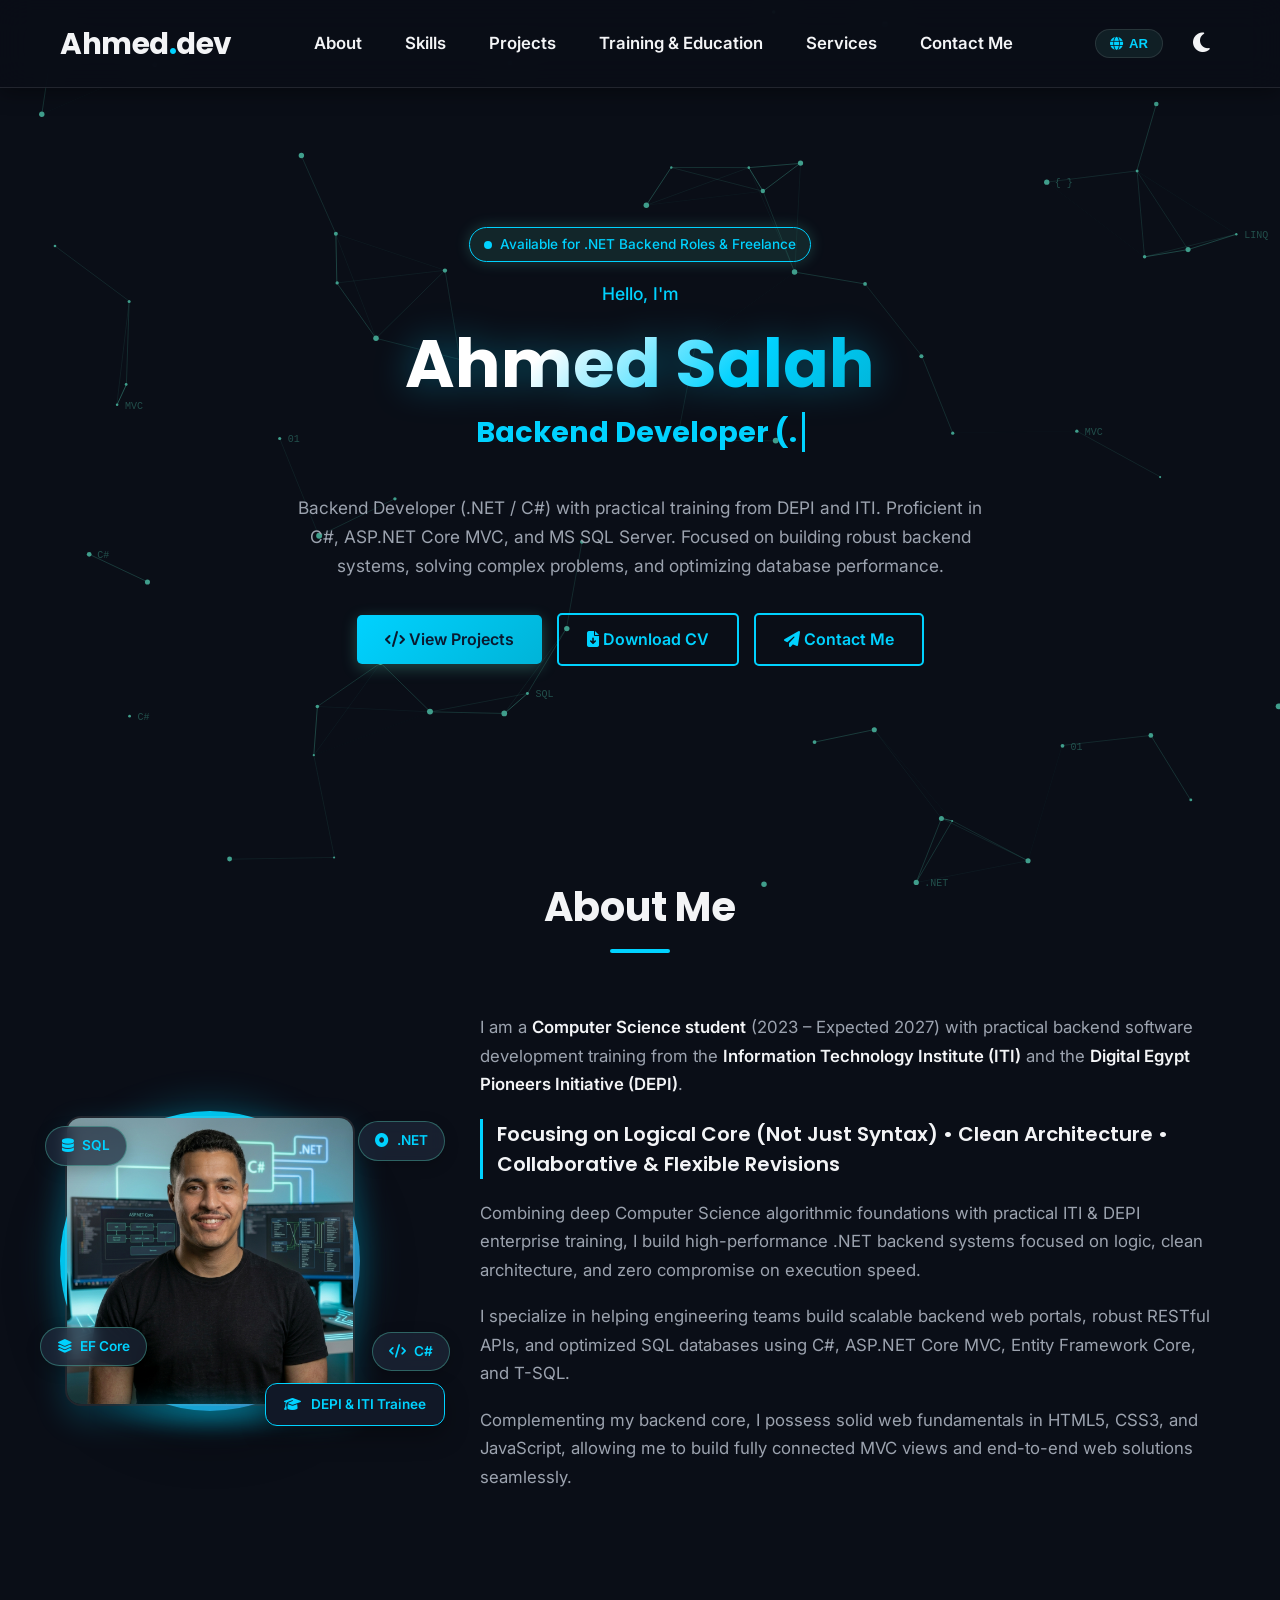
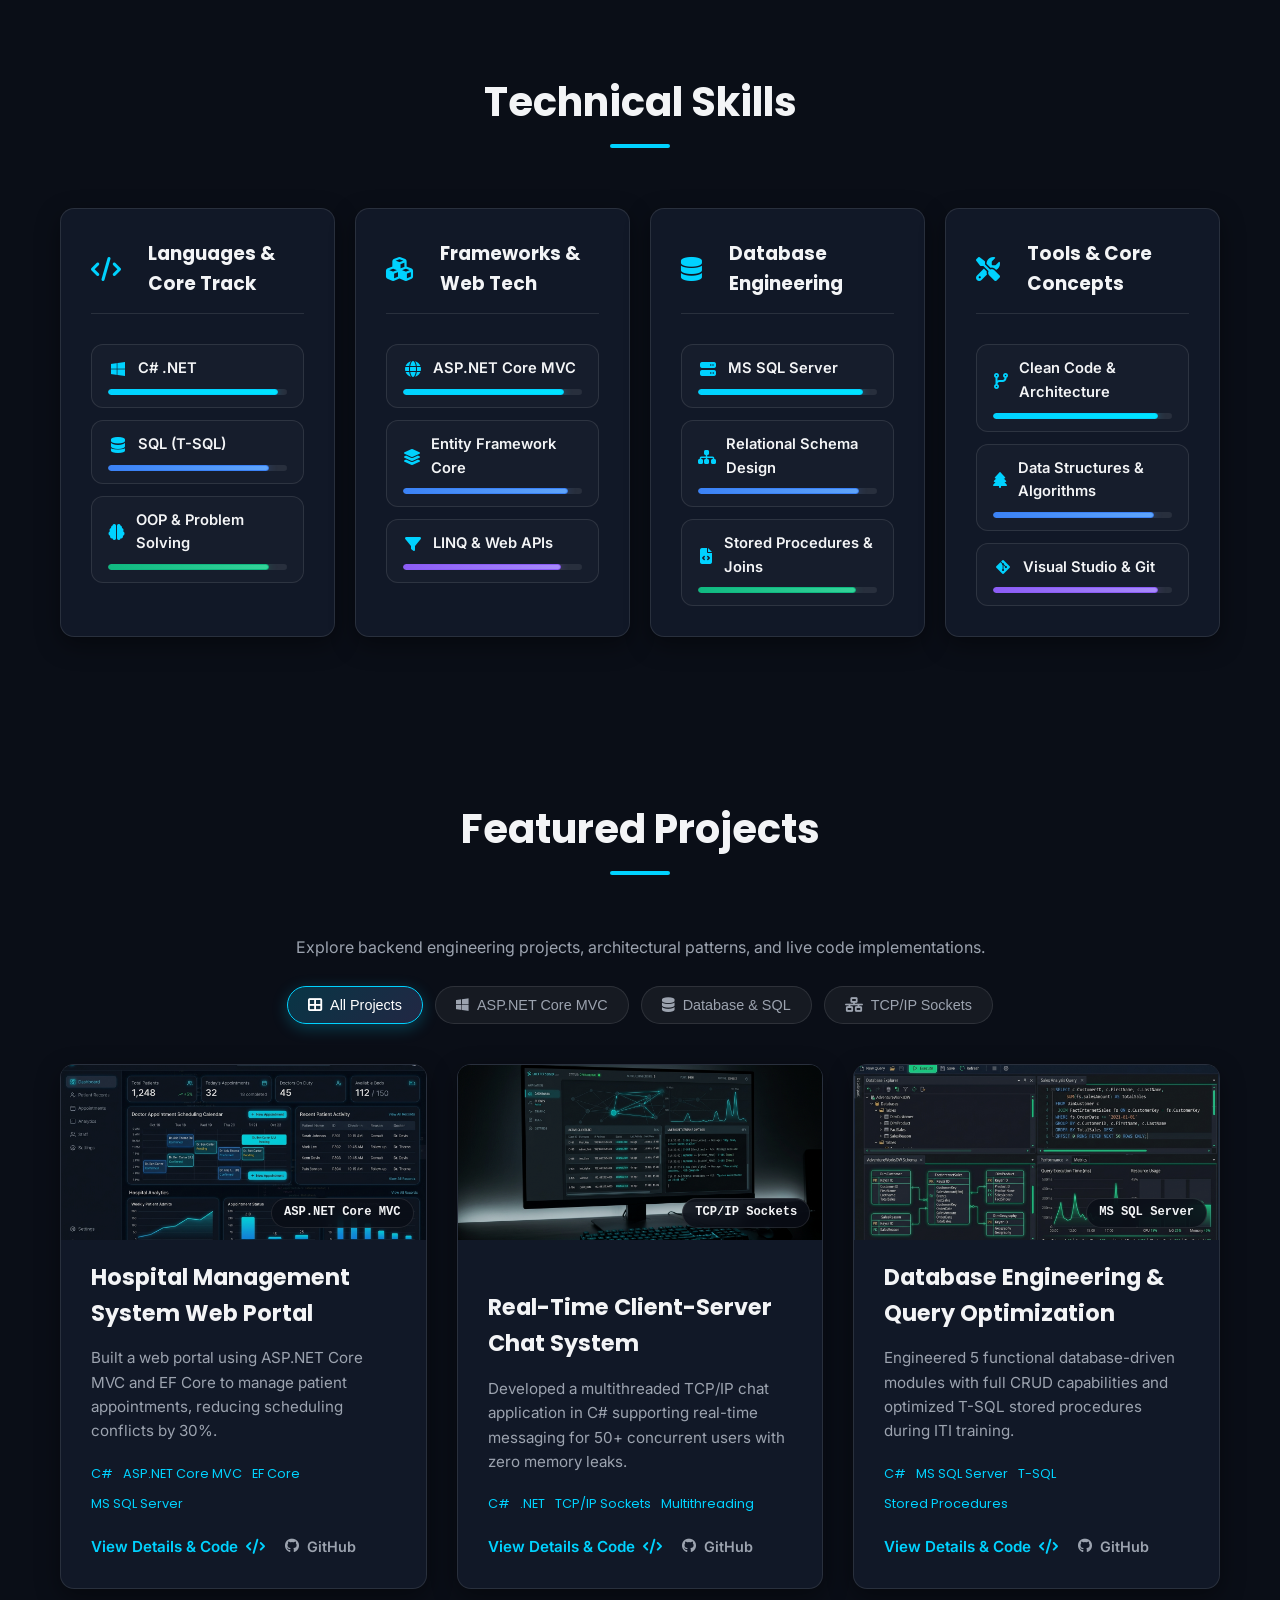
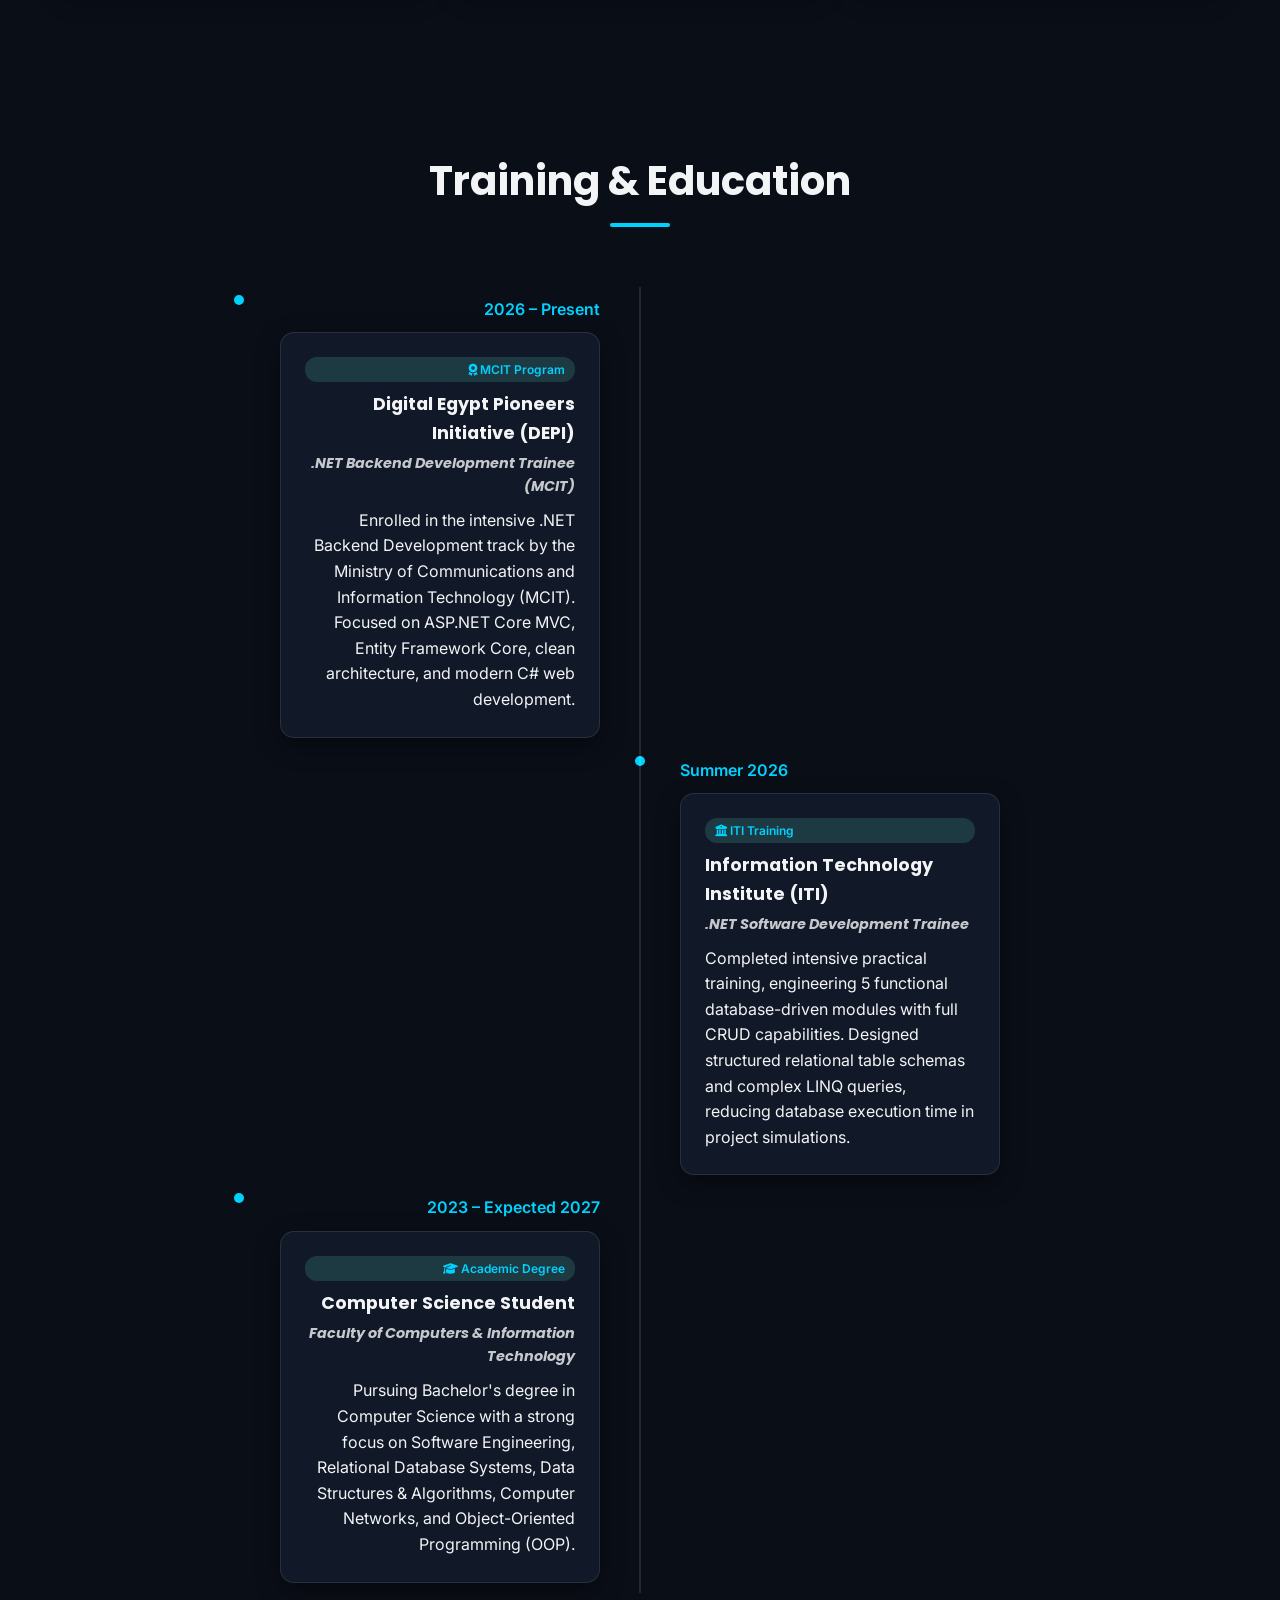
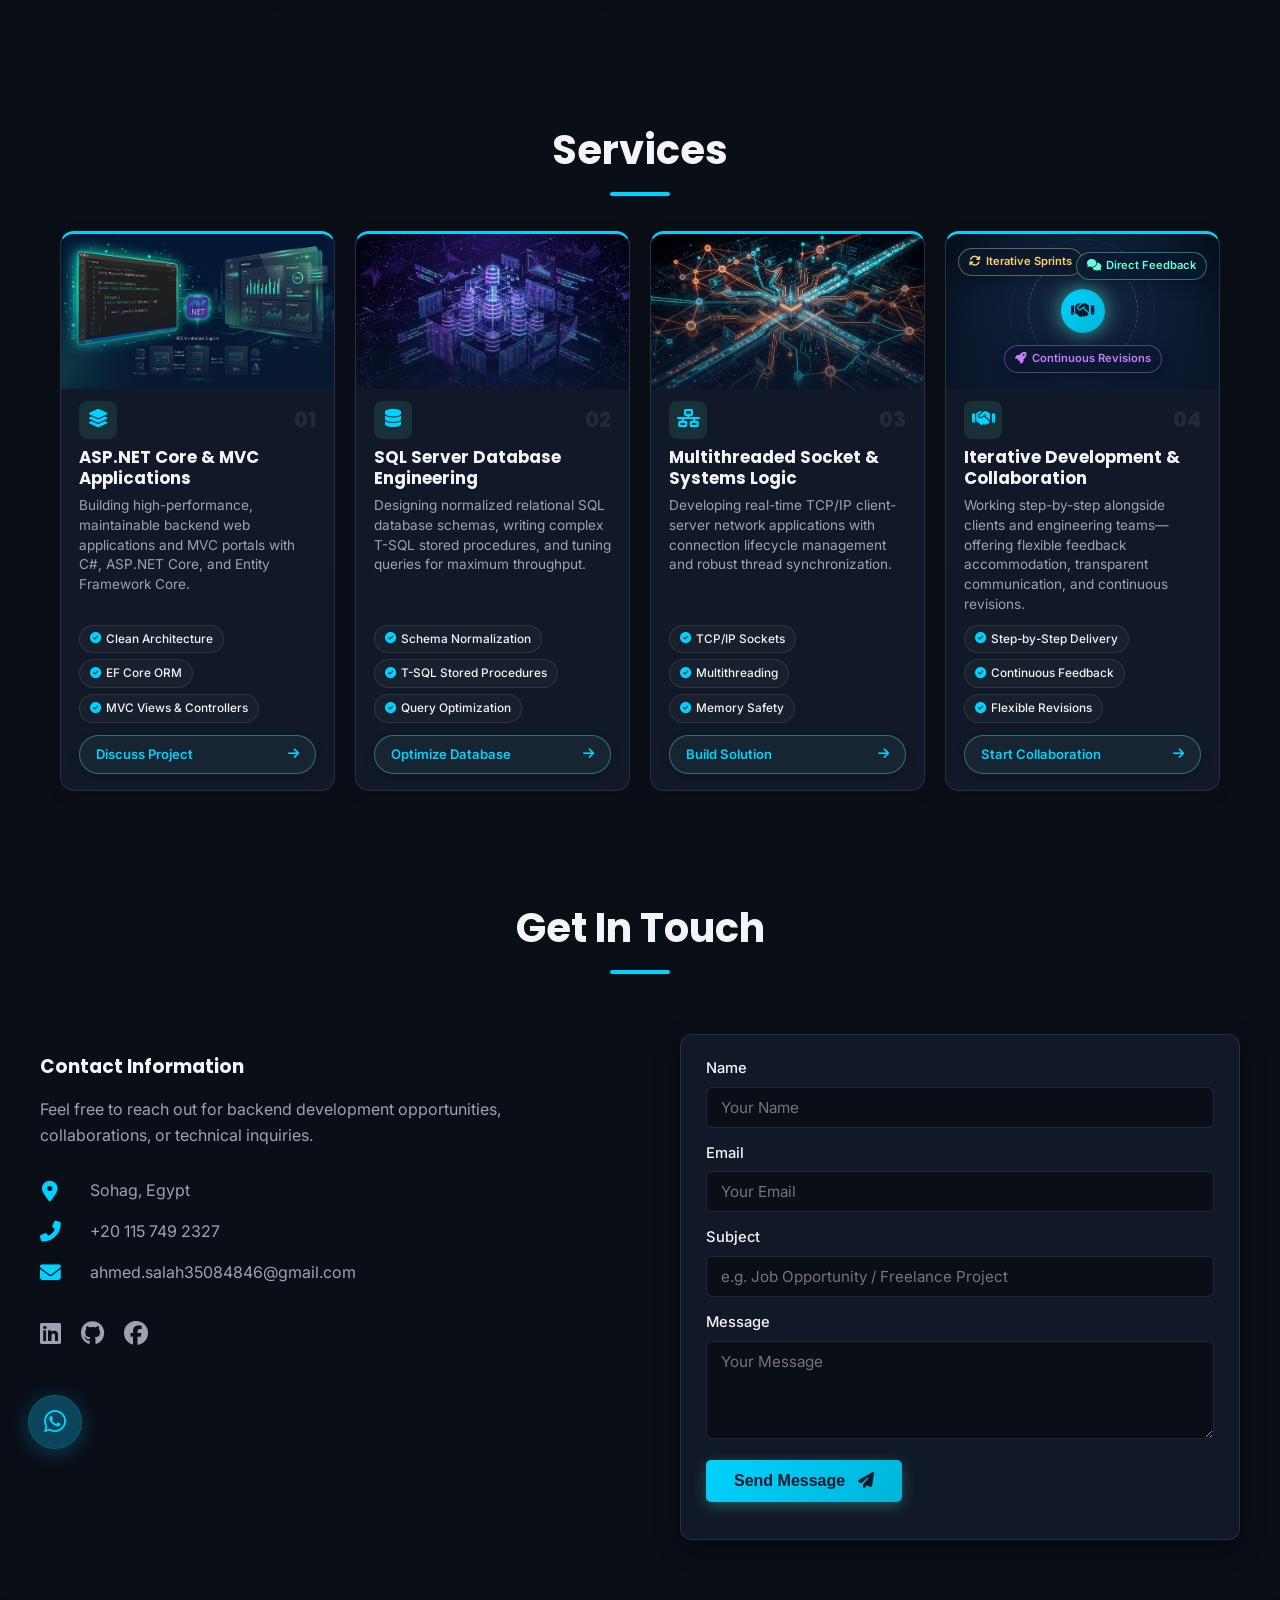
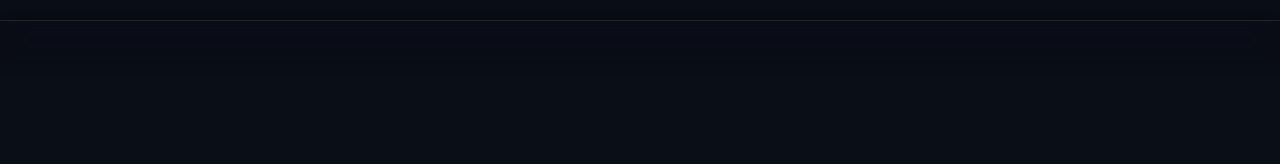
<file: index.html>
<!DOCTYPE html>
<html lang="en" data-theme="dark">

<head>
    <meta charset="UTF-8">
    <meta name="viewport" content="width=device-width, initial-scale=1.0">
    <meta name="description"
        content="Ahmed Salah - Backend Developer (.NET / C#) Portfolio. C#, ASP.NET Core MVC, Entity Framework Core, and MS SQL Server.">
    <title>Ahmed Salah | Backend Developer (.NET / C#)</title>

    <!-- Open Graph & Social SEO -->
    <meta property="og:title" content="Ahmed Salah | Backend Developer (.NET / C#)">
    <meta property="og:description" content="Backend Developer specialized in C#, ASP.NET Core MVC, Entity Framework Core, MS SQL Server, and High-Performance Architecture.">
    <meta property="og:type" content="website">
    <meta property="og:url" content="https://ahmedsalah.dev/">
    <meta property="og:image" content="images/ahmed_black_tshirt.jpg">
    <meta name="twitter:card" content="summary_large_image">
    <meta name="twitter:title" content="Ahmed Salah | Backend Developer (.NET / C#)">
    <meta name="twitter:description" content="Backend Developer specialized in C#, ASP.NET Core MVC, Entity Framework Core, and MS SQL Server.">

    <!-- Fonts & Icons -->
    <link rel="preconnect" href="https://fonts.googleapis.com">
    <link rel="preconnect" href="https://fonts.gstatic.com" crossorigin>
    <link href="https://fonts.googleapis.com/css2?family=Cairo:wght@400;600;700;800&family=Inter:wght@300;400;500;600;700&family=Poppins:wght@400;600;700&display=swap" rel="stylesheet">
    <link rel="stylesheet" href="css/style.css">
    <link rel="stylesheet" href="https://cdnjs.cloudflare.com/ajax/libs/font-awesome/6.4.0/css/all.min.css">


    <!-- JSON-LD Structured Data Schema -->
    <script type="application/ld+json">
    {
      "@context": "https://schema.org",
      "@type": "Person",
      "name": "Ahmed Salah",
      "jobTitle": ".NET Backend Developer",
      "url": "https://ahmedsalah.dev",
      "sameAs": [
        "https://www.linkedin.com/in/ahmed-salah-b99353293",
        "https://github.com/ahmed-salah",
        "https://www.facebook.com/profile.php?id=100077121641925"
      ],
      "knowsAbout": [
        "C#",
        ".NET Core",
        "ASP.NET Core MVC",
        "Entity Framework Core",
        "MS SQL Server",
        "T-SQL",
        "LINQ",
        "Multithreaded Socket Programming",
        "Clean Architecture"
      ],
      "alumniOf": [
        {
          "@type": "EducationalOrganization",
          "name": "Information Technology Institute (ITI)"
        },
        {
          "@type": "EducationalOrganization",
          "name": "Digital Egypt Pioneers Initiative (DEPI)"
        }
      ]
    }
    </script>
</head>

<body>

    <canvas id="bg-canvas"></canvas>

    <div id="scroll-progress" class="scroll-progress-bar"></div>

    <nav class="navbar">
        <div class="container nav-container">
            <a href="#hero" class="logo">Ahmed<span>.</span>dev</a>

            <ul class="nav-links">
                <li><a href="#about" data-i18n="nav.about">About</a></li>
                <li><a href="#skills" data-i18n="nav.skills">Skills</a></li>
                <li><a href="#projects" data-i18n="nav.projects">Projects</a></li>
                <li><a href="#experience" data-i18n="nav.experience">Training &amp; Education</a></li>
                <li><a href="#services" data-i18n="nav.services">Services</a></li>
                <li><a href="#contact" data-i18n="nav.contact">Contact Me</a></li>
            </ul>

            <div class="nav-controls">
                <button id="lang-toggle" class="lang-toggle-btn" aria-label="Toggle Language">
                    <i class="fas fa-globe"></i> <span id="lang-text">AR</span>
                </button>
                <button id="theme-toggle" aria-label="Toggle Dark Mode">
                    <i class="fas fa-moon"></i>
                </button>
                <div class="hamburger">
                    <span class="bar"></span>
                    <span class="bar"></span>
                    <span class="bar"></span>
                </div>
            </div>
        </div>
    </nav>

    <section id="hero" class="hero-section hero-centered-section">
        <div class="container hero-container hero-centered-container">

            <div class="hero-content hero-centered-content fade-in-up">
                <div class="status-pill">
                    <span class="status-dot"></span> <span data-i18n="hero.status">Available for .NET Backend Roles &amp; Freelance</span>
                </div>
                <p class="hero-greeting" data-i18n="hero.greeting">Hello, I'm</p>
                <h1 class="hero-name hero-name-glow">Ahmed Salah</h1>
                <h2 class="hero-role"><span class="typing-text"></span></h2>
                <p class="hero-intro" data-i18n="hero.intro">
                    Backend Developer (.NET / C#) with practical training from <strong>DEPI</strong> and <strong>ITI</strong>. Proficient in C#, ASP.NET Core MVC, and MS SQL Server.
                    Focused on building robust backend systems, solving complex problems, and optimizing database performance.
                </p>

                <div class="hero-buttons">
                    <a href="#projects" class="btn btn-primary"><i class="fas fa-code"></i> <span data-i18n="hero.btnProjects">View Projects</span></a>
                    <a href="Ahmed_Salah_CV.pdf" target="_blank" download class="btn btn-secondary"><i class="fas fa-file-download"></i> <span data-i18n="hero.btnCv">Download CV</span></a>
                    <a href="#contact" class="btn btn-secondary"><i class="fas fa-paper-plane"></i> <span data-i18n="hero.btnContact">Contact Me</span></a>
                </div>
            </div>

        </div>
    </section>

    <section id="about" class="section about-section">
        <div class="container">
            <h2 class="section-title" data-i18n="about.title">About Me</h2>
            <div class="about-content" id="about-content">
                <div class="about-image-wrapper fade-in-left" style="position: relative;">
                    <div class="hero-photo-ring">
                        <img src="images/ahmed_black_tshirt.jpg" alt="Ahmed Salah Profile" class="hero-photo-img">
                        <div class="hero-photo-glow"></div>
                    </div>
                    <div class="experience-badge">
                        <i class="fas fa-graduation-cap"></i>
                        <span data-i18n="about.badge">DEPI &amp; ITI Trainee</span>
                    </div>
                    <span class="hero-tech-badge badge-dotnet" style="top: 10px; right: -15px;"><i class="fas fa-dot-circle"></i> .NET</span>
                    <span class="hero-tech-badge badge-csharp" style="bottom: 40px; right: -20px;"><i class="fas fa-code"></i> C#</span>
                    <span class="hero-tech-badge badge-sql" style="top: 15px; left: -15px;"><i class="fas fa-database"></i> SQL</span>
                    <span class="hero-tech-badge badge-ef" style="bottom: 45px; left: -20px;"><i class="fas fa-layer-group"></i> EF Core</span>
                </div>
                <div class="about-text fade-in-right">
                    <p data-i18n="about.p1">
                        I am a <strong>Computer Science student</strong> (2023 – Expected 2027) with practical backend software development training from the <strong>Information Technology Institute (ITI)</strong> 
                        and the <strong>Digital Egypt Pioneers Initiative (DEPI)</strong>.
                    </p>

                    <h3 class="about-subtitle-tag" data-i18n="about.subtitleTag">
                        Focusing on Logical Core (Not Just Syntax) • Clean Architecture • Collaborative & Flexible Revisions
                    </h3>

                    <p data-i18n="about.p2">
                        Combining deep Computer Science algorithmic foundations with practical ITI & DEPI enterprise training, I build high-performance .NET backend systems focused on logic, clean architecture, and zero compromise on execution speed.
                    </p>

                    <p data-i18n="about.p3">
                        I specialize in helping engineering teams build scalable backend web portals, robust RESTful APIs, and optimized SQL databases using C#, ASP.NET Core MVC, Entity Framework Core, and T-SQL.
                    </p>

                    <p data-i18n="about.p4">
                        Complementing my backend core, I possess solid web fundamentals in HTML5, CSS3, and JavaScript, allowing me to build fully connected MVC views and end-to-end web solutions seamlessly.
                    </p>
                </div>
            </div>
        </div>
    </section>

    <section id="skills" class="section skills-section">
        <div class="container">
            <h2 class="section-title" data-i18n="skills.title">Technical Skills</h2>

            <div class="skills-grid">
                <!-- Card 1: Languages & Core Track -->
                <div class="skill-category card fade-in-up">
                    <div class="category-header">
                        <i class="fas fa-code"></i>
                        <h3 data-i18n="skills.cat1">Languages &amp; Core Track</h3>
                    </div>
                    <div class="skills-progress-list">
                        <div class="skill-progress-item">
                            <div class="skill-info-header">
                                <span class="skill-name"><i class="fab fa-windows"></i> C# .NET</span>
                            </div>
                            <div class="skill-progress-track">
                                <div class="skill-progress-fill bar-accent" style="width: 95%;"></div>
                            </div>
                        </div>
                        <div class="skill-progress-item">
                            <div class="skill-info-header">
                                <span class="skill-name"><i class="fas fa-database"></i> SQL (T-SQL)</span>
                            </div>
                            <div class="skill-progress-track">
                                <div class="skill-progress-fill bar-blue" style="width: 90%;"></div>
                            </div>
                        </div>
                        <div class="skill-progress-item">
                            <div class="skill-info-header">
                                <span class="skill-name"><i class="fas fa-brain"></i> OOP &amp; Problem Solving</span>
                            </div>
                            <div class="skill-progress-track">
                                <div class="skill-progress-fill bar-green" style="width: 90%;"></div>
                            </div>
                        </div>
                    </div>
                </div>

                <!-- Card 2: Frameworks & Web Tech -->
                <div class="skill-category card fade-in-up" style="transition-delay: 0.1s;">
                    <div class="category-header">
                        <i class="fas fa-cubes"></i>
                        <h3 data-i18n="skills.cat2">Frameworks &amp; Web Tech</h3>
                    </div>
                    <div class="skills-progress-list">
                        <div class="skill-progress-item">
                            <div class="skill-info-header">
                                <span class="skill-name"><i class="fas fa-globe"></i> ASP.NET Core MVC</span>
                            </div>
                            <div class="skill-progress-track">
                                <div class="skill-progress-fill bar-accent" style="width: 90%;"></div>
                            </div>
                        </div>
                        <div class="skill-progress-item">
                            <div class="skill-info-header">
                                <span class="skill-name"><i class="fas fa-layer-group"></i> Entity Framework Core</span>
                            </div>
                            <div class="skill-progress-track">
                                <div class="skill-progress-fill bar-blue" style="width: 92%;"></div>
                            </div>
                        </div>
                        <div class="skill-progress-item">
                            <div class="skill-info-header">
                                <span class="skill-name"><i class="fas fa-filter"></i> LINQ &amp; Web APIs</span>
                            </div>
                            <div class="skill-progress-track">
                                <div class="skill-progress-fill bar-purple" style="width: 88%;"></div>
                            </div>
                        </div>
                    </div>
                </div>

                <!-- Card 3: Database Engineering -->
                <div class="skill-category card fade-in-up" style="transition-delay: 0.2s;">
                    <div class="category-header">
                        <i class="fas fa-database"></i>
                        <h3 data-i18n="skills.cat3">Database Engineering</h3>
                    </div>
                    <div class="skills-progress-list">
                        <div class="skill-progress-item">
                            <div class="skill-info-header">
                                <span class="skill-name"><i class="fas fa-server"></i> MS SQL Server</span>
                            </div>
                            <div class="skill-progress-track">
                                <div class="skill-progress-fill bar-accent" style="width: 92%;"></div>
                            </div>
                        </div>
                        <div class="skill-progress-item">
                            <div class="skill-info-header">
                                <span class="skill-name"><i class="fas fa-sitemap"></i> Relational Schema Design</span>
                            </div>
                            <div class="skill-progress-track">
                                <div class="skill-progress-fill bar-blue" style="width: 90%;"></div>
                            </div>
                        </div>
                        <div class="skill-progress-item">
                            <div class="skill-info-header">
                                <span class="skill-name"><i class="fas fa-file-code"></i> Stored Procedures &amp; Joins</span>
                            </div>
                            <div class="skill-progress-track">
                                <div class="skill-progress-fill bar-green" style="width: 88%;"></div>
                            </div>
                        </div>
                    </div>
                </div>

                <!-- Card 4: Tools & Core Concepts -->
                <div class="skill-category card fade-in-up" style="transition-delay: 0.3s;">
                    <div class="category-header">
                        <i class="fas fa-tools"></i>
                        <h3 data-i18n="skills.cat4">Tools &amp; Core Concepts</h3>
                    </div>
                    <div class="skills-progress-list">
                        <div class="skill-progress-item">
                            <div class="skill-info-header">
                                <span class="skill-name"><i class="fas fa-code-branch"></i> Clean Code &amp; Architecture</span>
                            </div>
                            <div class="skill-progress-track">
                                <div class="skill-progress-fill bar-accent" style="width: 92%;"></div>
                            </div>
                        </div>
                        <div class="skill-progress-item">
                            <div class="skill-info-header">
                                <span class="skill-name"><i class="fas fa-tree"></i> Data Structures &amp; Algorithms</span>
                            </div>
                            <div class="skill-progress-track">
                                <div class="skill-progress-fill bar-blue" style="width: 90%;"></div>
                            </div>
                        </div>
                        <div class="skill-progress-item">
                            <div class="skill-info-header">
                                <span class="skill-name"><i class="fab fa-git-alt"></i> Visual Studio &amp; Git</span>
                            </div>
                            <div class="skill-progress-track">
                                <div class="skill-progress-fill bar-purple" style="width: 92%;"></div>
                            </div>
                        </div>
                    </div>
                </div>
            </div>

        </div>
    </section>

    <section id="projects" class="section projects-section">
        <div class="container">
            <h2 class="section-title" data-i18n="projects.title">Featured Projects</h2>
            <p class="section-subtitle-text" style="text-align: center; color: var(--text-muted); margin-bottom: 25px;" data-i18n="projects.subtitle">Explore backend engineering projects, architectural patterns, and live code implementations.</p>

            <!-- Project Filter Controls -->
            <div class="project-filter-wrapper fade-in-up">
                <button class="project-filter-btn active" data-filter="all"><i class="fas fa-th-large"></i> <span data-i18n="projects.filterAll">All Projects</span></button>
                <button class="project-filter-btn" data-filter="dotnet"><i class="fab fa-windows"></i> <span data-i18n="projects.filterDotnet">ASP.NET Core MVC</span></button>
                <button class="project-filter-btn" data-filter="database"><i class="fas fa-database"></i> <span data-i18n="projects.filterDatabase">Database &amp; SQL</span></button>
                <button class="project-filter-btn" data-filter="sockets"><i class="fas fa-network-wired"></i> <span data-i18n="projects.filterSockets">TCP/IP Sockets</span></button>
            </div>

            <div class="projects-grid">

                <!-- Project 1: Hospital Management -->
                <div class="project-card card fade-in-up" data-category="dotnet">
                    <div class="project-thumb">
                        <img src="images/hospital_project.jpg" alt="Hospital Management System Web Portal" class="project-thumb-img">
                        <div class="project-thumb-label">ASP.NET Core MVC</div>
                    </div>
                    <div class="project-content">
                        <h3>Hospital Management System Web Portal</h3>
                        <p>Built a web portal using ASP.NET Core MVC and EF Core to manage patient appointments, reducing scheduling conflicts by 30%.</p>
                        <div class="project-tags">
                            <span>C#</span>
                            <span>ASP.NET Core MVC</span>
                            <span>EF Core</span>
                            <span>MS SQL Server</span>
                        </div>
                        <div class="project-actions">
                            <button type="button" class="btn-link view-project-btn">View Details &amp; Code <i class="fas fa-code"></i></button>
                            <a href="https://github.com/ahmed-salah" target="_blank" class="btn-link project-github-link"><i class="fab fa-github"></i> GitHub</a>
                        </div>
                    </div>
                    <div class="project-details-content" style="display: none;">
                        <h3>Hospital Management System Web Portal</h3>
                        <div class="modal-body-content">
                            <h4><i class="fas fa-info-circle"></i> Project Architecture &amp; Overview</h4>
                            <p>Built an enterprise-level web portal using ASP.NET Core MVC and Entity Framework Core to streamline patient registration, medical history records, and doctor appointment scheduling.</p>
                            
                            <h4><i class="fas fa-check-circle"></i> Key Accomplishments</h4>
                            <ul>
                                <li>Implemented role-based authorization (Admin, Doctor, Receptionist, Patient) with ASP.NET Core Identity.</li>
                                <li>Optimized database indexing to support over <strong>10,000 patient records</strong> with response times &lt; 50ms.</li>
                                <li>Integrated validation logic preventing doctor schedule double-booking.</li>
                            </ul>

                            <h4><i class="fas fa-code"></i> Backend C# Code Snippet (EF Core &amp; LINQ)</h4>
                            <div class="code-snippet-wrapper">
                                <div class="code-header">
                                    <span><i class="fas fa-file-code"></i> AppointmentService.cs</span>
                                    <span class="code-lang">C# / .NET Core</span>
                                </div>
                                <pre><code class="language-csharp">public async Task&lt;ServiceResult&lt;AppointmentDto&gt;&gt; BookAppointmentAsync(CreateAppointmentDto dto)
{
    // Prevent double booking with LINQ query optimization
    bool isConflict = await _context.Appointments
        .AnyAsync(a => a.DoctorId == dto.DoctorId 
                    && a.AppointmentDate == dto.AppointmentDate 
                    && a.Status != AppointmentStatus.Cancelled);

    if (isConflict)
        return ServiceResult&lt;AppointmentDto&gt;.Failure("Doctor is already booked at this time slot.");

    var entity = _mapper.Map&lt;Appointment&gt;(dto);
    _context.Appointments.Add(entity);
    await _context.SaveChangesAsync();

    return ServiceResult&lt;AppointmentDto&gt;.Success(_mapper.Map&lt;AppointmentDto&gt;(entity));
}</code></pre>
                            </div>

                            <h4><i class="fas fa-laptop-code"></i> Technologies Used</h4>
                            <p><strong>C#, ASP.NET Core MVC, Entity Framework Core, MS SQL Server, LINQ, AutoMapper</strong></p>
                        </div>
                    </div>
                </div>

                <!-- Project 2: TCP Chat System -->
                <div class="project-card card fade-in-up" data-category="sockets" style="transition-delay: 0.1s;">
                    <div class="project-thumb">
                        <img src="images/chat_project.jpg" alt="Real-Time Client-Server Chat System" class="project-thumb-img">
                        <div class="project-thumb-label">TCP/IP Sockets</div>
                    </div>
                    <div class="project-content">
                        <h3>Real-Time Client-Server Chat System</h3>
                        <p>Developed a multithreaded TCP/IP chat application in C# supporting real-time messaging for 50+ concurrent users with zero memory leaks.</p>
                        <div class="project-tags">
                            <span>C#</span>
                            <span>.NET</span>
                            <span>TCP/IP Sockets</span>
                            <span>Multithreading</span>
                        </div>
                        <div class="project-actions">
                            <button type="button" class="btn-link view-project-btn">View Details &amp; Code <i class="fas fa-code"></i></button>
                            <a href="https://github.com/ahmed-salah" target="_blank" class="btn-link project-github-link"><i class="fab fa-github"></i> GitHub</a>
                        </div>
                    </div>
                    <div class="project-details-content" style="display: none;">
                        <h3>Real-Time Client-Server Chat System</h3>
                        <div class="modal-body-content">
                            <h4><i class="fas fa-info-circle"></i> Network Architecture</h4>
                            <p>Developed a multi-client socket server application engineered in C# with raw `System.Net.Sockets`. Designed custom packet framing and concurrent connection handling.</p>
                            
                            <h4><i class="fas fa-check-circle"></i> Technical Highlights</h4>
                            <ul>
                                <li>Managed server connection lifecycles and thread synchronization using `ConcurrentDictionary` and `SemaphoreSlim`.</li>
                                <li>Handled 50+ concurrent TCP connections with minimal CPU overhead and zero memory leaks.</li>
                                <li>Implemented message broadcasting protocols and client connection heartbeat checks.</li>
                            </ul>

                            <h4><i class="fas fa-code"></i> Backend C# Socket Listener Snippet</h4>
                            <div class="code-snippet-wrapper">
                                <div class="code-header">
                                    <span><i class="fas fa-file-code"></i> SocketServer.cs</span>
                                    <span class="code-lang">C# / Async Threads</span>
                                </div>
                                <pre><code class="language-csharp">public async Task StartListenerAsync(int port, CancellationToken ct)
{
    var listener = new TcpListener(IPAddress.Any, port);
    listener.Start();
    _logger.LogInformation("TCP Chat Server listening on port {Port}", port);

    while (!ct.IsCancellationRequested)
    {
        TcpClient client = await listener.AcceptTcpClientAsync(ct);
        string clientId = Guid.NewGuid().ToString("N");
        
        // Spawn async non-blocking task per connection loop
        _ = Task.Run(() => HandleClientSessionAsync(clientId, client, ct), ct);
    }
}</code></pre>
                            </div>

                            <h4><i class="fas fa-laptop-code"></i> Technologies Used</h4>
                            <p><strong>C#, .NET, TCP/IP Sockets, Threading, Task Parallel Library (TPL), System.Net.Sockets</strong></p>
                        </div>
                    </div>
                </div>

                <!-- Project 3: Database Engineering -->
                <div class="project-card card fade-in-up" data-category="database" style="transition-delay: 0.2s;">
                    <div class="project-thumb">
                        <img src="images/database_project.jpg" alt="Database Engineering &amp; Query Optimization" class="project-thumb-img">
                        <div class="project-thumb-label">MS SQL Server</div>
                    </div>
                    <div class="project-content">
                        <h3>Database Engineering &amp; Query Optimization</h3>
                        <p>Engineered 5 functional database-driven modules with full CRUD capabilities and optimized T-SQL stored procedures during ITI training.</p>
                        <div class="project-tags">
                            <span>C#</span>
                            <span>MS SQL Server</span>
                            <span>T-SQL</span>
                            <span>Stored Procedures</span>
                        </div>
                        <div class="project-actions">
                            <button type="button" class="btn-link view-project-btn">View Details &amp; Code <i class="fas fa-code"></i></button>
                            <a href="https://github.com/ahmed-salah" target="_blank" class="btn-link project-github-link"><i class="fab fa-github"></i> GitHub</a>
                        </div>
                    </div>
                    <div class="project-details-content" style="display: none;">
                        <h3>Database Engineering &amp; Query Optimization</h3>
                        <div class="modal-body-content">
                            <h4><i class="fas fa-info-circle"></i> Database Architecture Overview</h4>
                            <p>Engineered multi-table relational schema designs for enterprise modules during intensive ITI training. Focused on 3NF normalization, index optimization, and transaction safety.</p>
                            
                            <h4><i class="fas fa-check-circle"></i> Key Accomplishments</h4>
                            <ul>
                                <li>Designed 3NF database schemas in MS SQL Server (T-SQL) with strict foreign key constraints.</li>
                                <li>Crafted optimized LINQ &amp; T-SQL stored procedures, improving query execution time by up to 35%.</li>
                                <li>Implemented transactional rollback blocks (`BEGIN TRANSACTION`) for financial and inventory updates.</li>
                            </ul>

                            <h4><i class="fas fa-code"></i> Optimized T-SQL Stored Procedure Snippet</h4>
                            <div class="code-snippet-wrapper">
                                <div class="code-header">
                                    <span><i class="fas fa-database"></i> sp_GetOptimizedPatientAnalytics.sql</span>
                                    <span class="code-lang">T-SQL / SQL Server</span>
                                </div>
                                <pre><code class="language-sql">CREATE PROCEDURE dbo.sp_GetOptimizedPatientAnalytics
    @StartDate DATETIME2,
    @EndDate DATETIME2
AS
BEGIN
    SET NOCOUNT ON;
    
    SELECT 
        d.DoctorId,
        d.FullName AS DoctorName,
        COUNT(a.AppointmentId) AS TotalAppointments,
        SUM(CASE WHEN a.Status = 'Completed' THEN 1 ELSE 0 END) AS CompletedCount
    FROM dbo.Doctors d WITH (NOLOCK)
    INNER JOIN dbo.Appointments a WITH (NOLOCK) ON d.DoctorId = a.DoctorId
    WHERE a.AppointmentDate BETWEEN @StartDate AND @EndDate
    GROUP BY d.DoctorId, d.FullName
    ORDER BY TotalAppointments DESC;
END;</code></pre>
                            </div>

                            <h4><i class="fas fa-laptop-code"></i> Technologies Used</h4>
                            <p><strong>C#, MS SQL Server, T-SQL, Stored Procedures, Index Tuning, SSMS</strong></p>
                        </div>
                    </div>
                </div>

            </div>
        </div>
    </section>

    <section id="experience" class="section experience-section">
        <div class="container">
            <h2 class="section-title" data-i18n="exp.title">Training &amp; Education</h2>
            <div class="timeline">

                <div class="timeline-item fade-in-left">
                    <div class="timeline-dot"></div>
                    <div class="timeline-date">2026 – Present</div>
                    <div class="timeline-content card">
                        <div class="timeline-badge"><i class="fas fa-award"></i> <span data-i18n="exp1.badge">MCIT Program</span></div>
                        <h3 data-i18n="exp1.org">Digital Egypt Pioneers Initiative (DEPI)</h3>
                        <h4 data-i18n="exp1.role">.NET Backend Development Trainee (MCIT)</h4>
                        <p data-i18n="exp1.desc">Enrolled in the intensive .NET Backend Development track by the Ministry of Communications and Information Technology (MCIT). Focused on ASP.NET Core MVC, Entity Framework Core, clean architecture, and modern C# web development.</p>
                    </div>
                </div>

                <div class="timeline-item fade-in-right">
                    <div class="timeline-dot"></div>
                    <div class="timeline-date">Summer 2026</div>
                    <div class="timeline-content card">
                        <div class="timeline-badge"><i class="fas fa-university"></i> <span data-i18n="exp2.badge">ITI Training</span></div>
                        <h3 data-i18n="exp2.org">Information Technology Institute (ITI)</h3>
                        <h4 data-i18n="exp2.role">.NET Software Development Trainee</h4>
                        <p data-i18n="exp2.desc">Completed intensive practical training, engineering 5 functional database-driven modules with full CRUD capabilities. Designed structured relational table schemas and complex LINQ queries, reducing database execution time in project simulations.</p>
                    </div>
                </div>

                <div class="timeline-item fade-in-left">
                    <div class="timeline-dot"></div>
                    <div class="timeline-date">2023 – Expected 2027</div>
                    <div class="timeline-content card">
                        <div class="timeline-badge"><i class="fas fa-graduation-cap"></i> <span data-i18n="exp3.badge">Academic Degree</span></div>
                        <h3 data-i18n="exp3.org">Computer Science Student</h3>
                        <h4 data-i18n="exp3.role">Faculty of Computers &amp; Information Technology</h4>
                        <p data-i18n="exp3.desc">Pursuing Bachelor's degree in Computer Science with a strong focus on Software Engineering, Relational Database Systems, Data Structures &amp; Algorithms, Computer Networks, and Object-Oriented Programming (OOP).</p>
                    </div>
                </div>

            </div>
        </div>
    </section>

    <section id="services" class="section services-section">
        <div class="container">
            <h2 class="section-title" data-i18n="services.title">Services</h2>
            <div class="services-grid">

                <div class="service-card fade-in-up">
                    <div class="service-card-image">
                        <img src="images/service_aspnet.jpg" alt="ASP.NET Core MVC Applications" class="service-img" loading="lazy">
                        <div class="service-scan-line"></div>
                        <div class="service-img-overlay"></div>
                    </div>
                    <div class="service-card-top">
                        <div class="service-icon-wrapper">
                            <i class="fas fa-layer-group"></i>
                        </div>
                        <span class="service-num">01</span>
                    </div>
                    <h3 data-i18n="s1.title">ASP.NET Core &amp; MVC Applications</h3>
                    <p data-i18n="s1.desc">Building high-performance, maintainable backend web applications and MVC portals with C#, ASP.NET Core, and Entity Framework Core.</p>
                    <div class="service-features">
                        <span class="service-tag"><i class="fas fa-check-circle"></i> <span data-i18n="s1.tag1">Clean Architecture</span></span>
                        <span class="service-tag"><i class="fas fa-check-circle"></i> <span data-i18n="s1.tag2">EF Core ORM</span></span>
                        <span class="service-tag"><i class="fas fa-check-circle"></i> <span data-i18n="s1.tag3">MVC Views &amp; Controllers</span></span>
                    </div>
                    <a href="#contact" class="service-action-btn"><span data-i18n="s1.btn">Discuss Project</span> <i class="fas fa-arrow-right"></i></a>
                </div>

                <div class="service-card fade-in-up" style="transition-delay: 0.1s;">
                    <div class="service-card-image">
                        <img src="images/service_database.jpg" alt="SQL Server Database Engineering" class="service-img" loading="lazy">
                        <div class="service-scan-line"></div>
                        <div class="service-img-overlay"></div>
                    </div>
                    <div class="service-card-top">
                        <div class="service-icon-wrapper">
                            <i class="fas fa-database"></i>
                        </div>
                        <span class="service-num">02</span>
                    </div>
                    <h3 data-i18n="s2.title">SQL Server Database Engineering</h3>
                    <p data-i18n="s2.desc">Designing normalized relational SQL database schemas, writing complex T-SQL stored procedures, and tuning queries for maximum throughput.</p>
                    <div class="service-features">
                        <span class="service-tag"><i class="fas fa-check-circle"></i> <span data-i18n="s2.tag1">Schema Normalization</span></span>
                        <span class="service-tag"><i class="fas fa-check-circle"></i> <span data-i18n="s2.tag2">T-SQL Stored Procedures</span></span>
                        <span class="service-tag"><i class="fas fa-check-circle"></i> <span data-i18n="s2.tag3">Query Optimization</span></span>
                    </div>
                    <a href="#contact" class="service-action-btn"><span data-i18n="s2.btn">Optimize Database</span> <i class="fas fa-arrow-right"></i></a>
                </div>

                <div class="service-card fade-in-up" style="transition-delay: 0.2s;">
                    <div class="service-card-image">
                        <img src="images/service_sockets.jpg" alt="Multithreaded Socket and Systems Logic" class="service-img" loading="lazy">
                        <div class="service-scan-line"></div>
                        <div class="service-img-overlay"></div>
                    </div>
                    <div class="service-card-top">
                        <div class="service-icon-wrapper">
                            <i class="fas fa-network-wired"></i>
                        </div>
                        <span class="service-num">03</span>
                    </div>
                    <h3 data-i18n="s3.title">Multithreaded Socket &amp; Systems Logic</h3>
                    <p data-i18n="s3.desc">Developing real-time TCP/IP client-server network applications with connection lifecycle management and robust thread synchronization.</p>
                    <div class="service-features">
                        <span class="service-tag"><i class="fas fa-check-circle"></i> <span data-i18n="s3.tag1">TCP/IP Sockets</span></span>
                        <span class="service-tag"><i class="fas fa-check-circle"></i> <span data-i18n="s3.tag2">Multithreading</span></span>
                        <span class="service-tag"><i class="fas fa-check-circle"></i> <span data-i18n="s3.tag3">Memory Safety</span></span>
                    </div>
                    <a href="#contact" class="service-action-btn"><span data-i18n="s3.btn">Build Solution</span> <i class="fas fa-arrow-right"></i></a>
                </div>

                <div class="service-card fade-in-up" style="transition-delay: 0.3s;">
                    <div class="service-card-image service-card-image--collab">
                        <div class="collab-container">
                            <div class="collab-orbit"></div>
                            <div class="collab-orbit collab-orbit-outer"></div>

                            <div class="collab-badge badge-sprint"><i class="fas fa-sync-alt fa-spin-slow"></i> <span>Iterative Sprints</span></div>
                            <div class="collab-badge badge-feedback"><i class="fas fa-comments"></i> <span>Direct Feedback</span></div>
                            <div class="collab-badge badge-delivery"><i class="fas fa-rocket"></i> <span>Continuous Revisions</span></div>

                            <div class="collab-center-node">
                                <i class="fas fa-handshake"></i>
                            </div>

                            <div class="service-img-overlay"></div>
                        </div>
                    </div>
                    <div class="service-card-top">
                        <div class="service-icon-wrapper">
                            <i class="fas fa-handshake"></i>
                        </div>
                        <span class="service-num">04</span>
                    </div>
                    <h3 data-i18n="s4.title">Iterative Development &amp; Collaboration</h3>
                    <p data-i18n="s4.desc">Working step-by-step alongside clients and engineering teams—offering flexible feedback accommodation, transparent communication, and continuous revisions.</p>
                    <div class="service-features">
                        <span class="service-tag"><i class="fas fa-check-circle"></i> <span data-i18n="s4.tag1">Step-by-Step Delivery</span></span>
                        <span class="service-tag"><i class="fas fa-check-circle"></i> <span data-i18n="s4.tag2">Continuous Feedback</span></span>
                        <span class="service-tag"><i class="fas fa-check-circle"></i> <span data-i18n="s4.tag3">Flexible Revisions</span></span>
                    </div>
                    <a href="#contact" class="service-action-btn"><span data-i18n="s4.btn">Start Collaboration</span> <i class="fas fa-arrow-right"></i></a>
                </div>

            </div>
        </div>
    </section>

    <section id="contact" class="section contact-section">
        <div class="container">
            <h2 class="section-title" data-i18n="contact.title">Get In Touch</h2>
            <div class="contact-wrapper">

                <div class="contact-info fade-in-left">
                    <h3 data-i18n="contact.infoTitle">Contact Information</h3>
                    <p data-i18n="contact.infoDesc">Feel free to reach out for backend development opportunities, collaborations, or technical inquiries.</p>

                    <div class="contact-details-list">
                        <div class="contact-item">
                            <i class="fas fa-map-marker-alt"></i>
                            <a href="https://www.google.com/maps/search/?api=1&query=Sohag,+Egypt" target="_blank"
                                aria-label="View Location on Google Maps" data-i18n="contact.location">Sohag, Egypt</a>
                        </div>
                        <div class="contact-item">
                            <i class="fas fa-phone-alt"></i>
                            <a href="tel:+201157492327" aria-label="Call Phone Number">+20 115 749 2327</a>
                        </div>
                        <div class="contact-item">
                            <i class="fas fa-envelope"></i>
                            <a href="mailto:ahmed.salah35084846@gmail.com" aria-label="Send Email">ahmed.salah35084846@gmail.com</a>
                        </div>
                    </div>

                    <div class="social-links">
                        <a href="https://www.linkedin.com/in/ahmed-salah-b99353293" target="_blank" aria-label="LinkedIn"><i
                                class="fab fa-linkedin"></i></a>
                        <a href="https://github.com/ahmed-salah" target="_blank" aria-label="GitHub"><i
                                class="fab fa-github"></i></a>
                        <a href="https://www.facebook.com/profile.php?id=100077121641925" target="_blank" aria-label="Facebook"><i
                                class="fab fa-facebook"></i></a>
                    </div>
                </div>

                <form class="contact-form fade-in-right" id="contactForm">
                    <div class="form-group">
                        <label for="name" data-i18n="contact.nameLabel">Name</label>
                        <input type="text" id="name" name="name" placeholder="Your Name" data-i18n-placeholder="contact.namePlaceholder" required>
                    </div>
                    <div class="form-group">
                        <label for="email" data-i18n="contact.emailLabel">Email</label>
                        <input type="email" id="email" name="email" placeholder="Your Email" data-i18n-placeholder="contact.emailPlaceholder" required>
                    </div>
                    <div class="form-group">
                        <label for="subject" data-i18n="contact.subjectLabel">Subject</label>
                        <input type="text" id="subject" name="subject" placeholder="e.g. Job Opportunity / Freelance Project" data-i18n-placeholder="contact.subjectPlaceholder" required>
                    </div>
                    <div class="form-group">
                        <label for="message" data-i18n="contact.msgLabel">Message</label>
                        <textarea id="message" name="message" rows="4" placeholder="Your Message" data-i18n-placeholder="contact.msgPlaceholder" required></textarea>
                    </div>
                    <button type="submit" class="btn btn-primary" id="sendBtn">
                        <span data-i18n="contact.sendBtn">Send Message</span> <i class="fas fa-paper-plane" style="margin-left: 8px;"></i>
                    </button>
                    <p class="contact-message" id="contactMessage"></p>
                </form>

            </div>
        </div>
    </section>

    <footer class="footer"></footer>

    <div id="project-modal" class="modal-overlay">
        <div class="modal-container">
            <button class="close-modal">&times;</button>
            <div class="modal-header">
                <h3 id="modal-title">Project Details</h3>
            </div>
            <div id="modal-body" class="modal-body">
            </div>
        </div>
    </div>

    <button id="backToTop" class="back-to-top-btn" aria-label="Back to Top">
        <i class="fas fa-arrow-up"></i>
    </button>

    <a href="https://wa.me/201157492327" target="_blank" class="whatsapp-float" aria-label="Chat on WhatsApp">
        <i class="fab fa-whatsapp"></i>
        <span class="whatsapp-tooltip">Chat on WhatsApp</span>
    </a>

    <script src="js/translations.js"></script>
    <script src="js/script.js"></script>
</body>

</html>
</file>
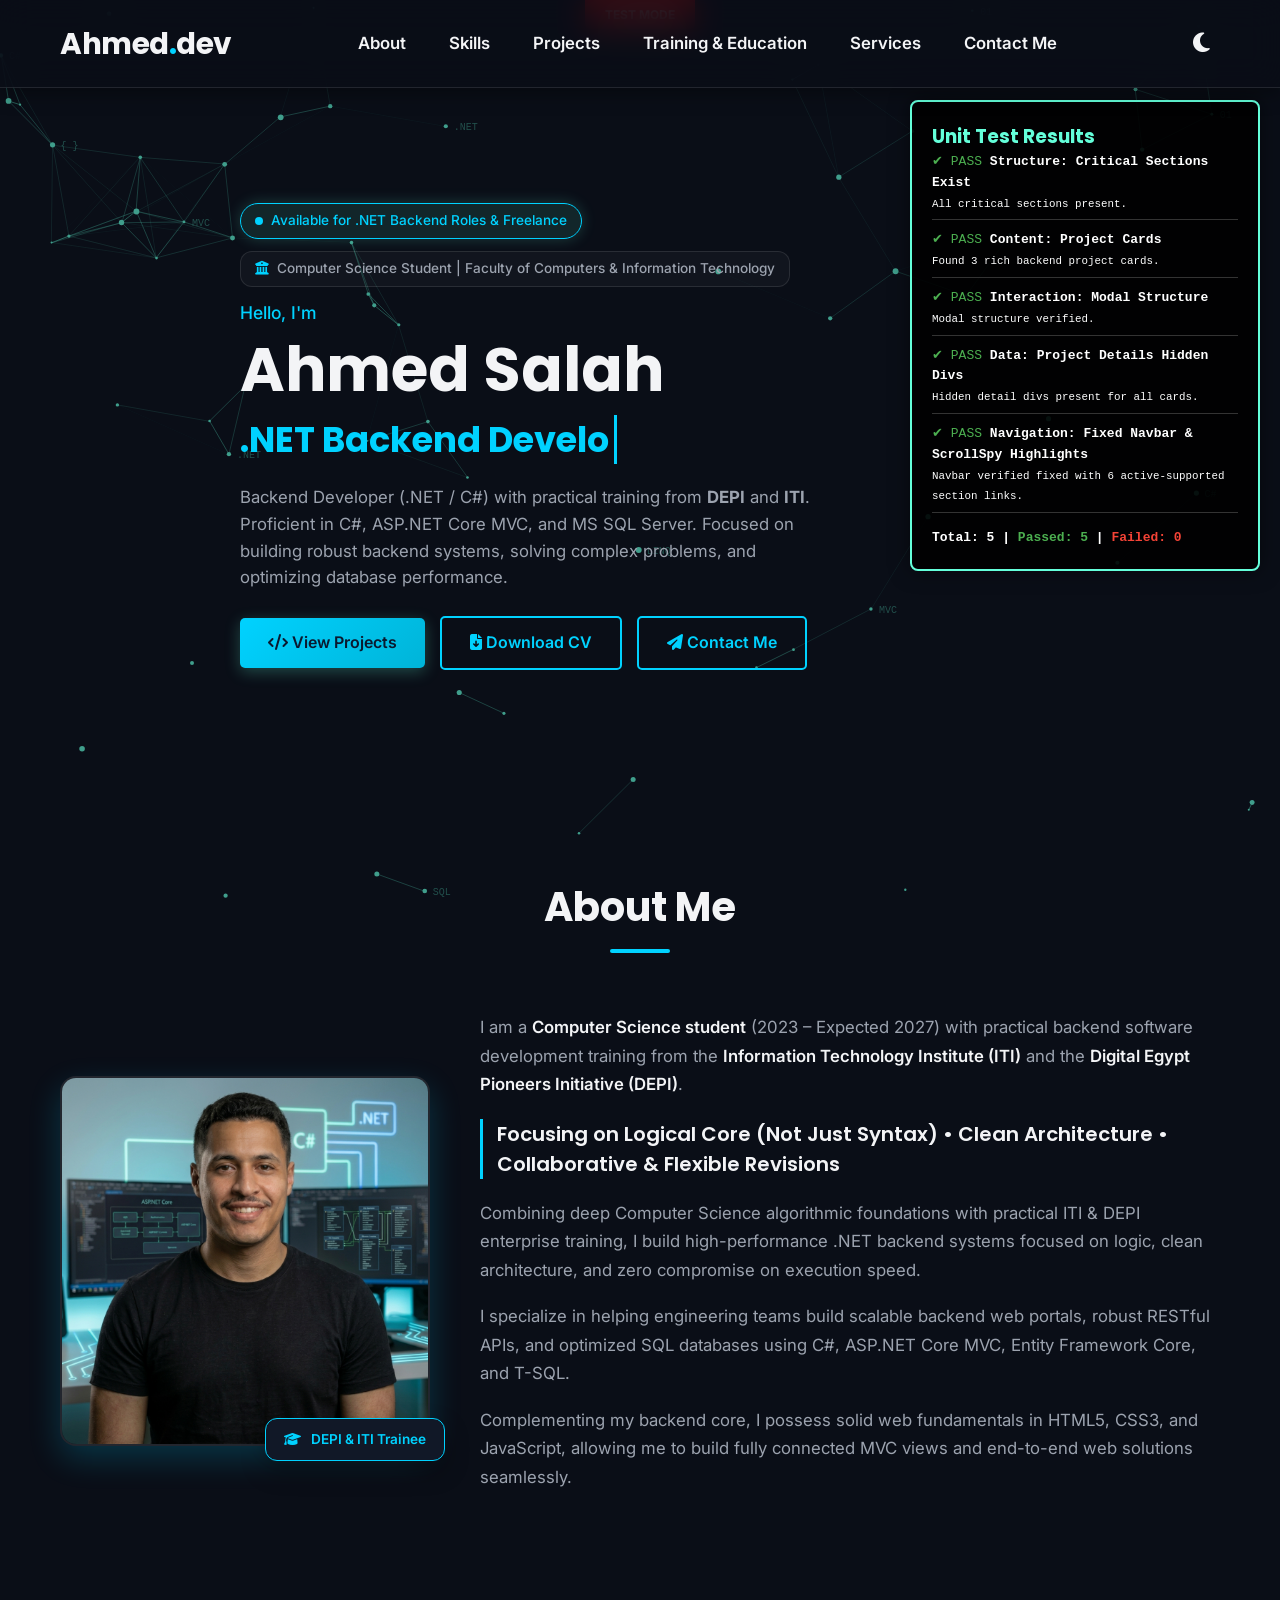
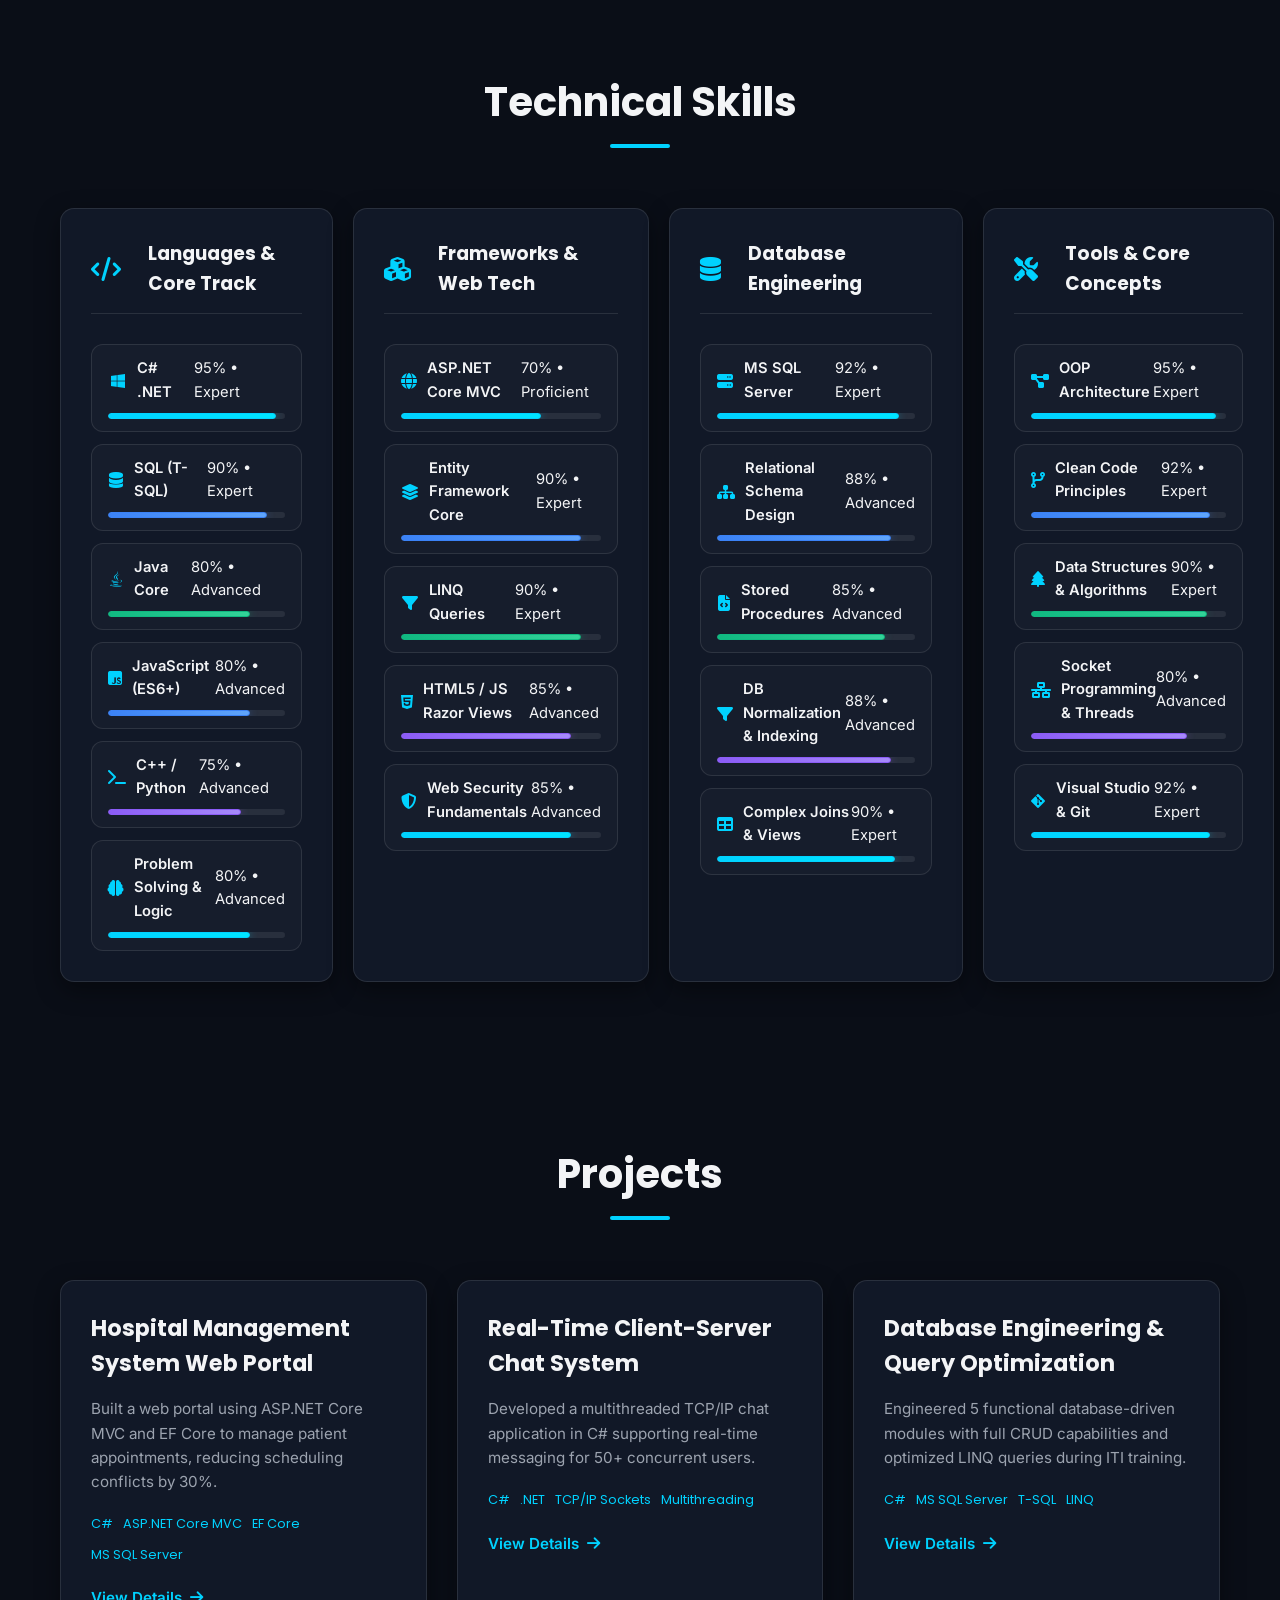
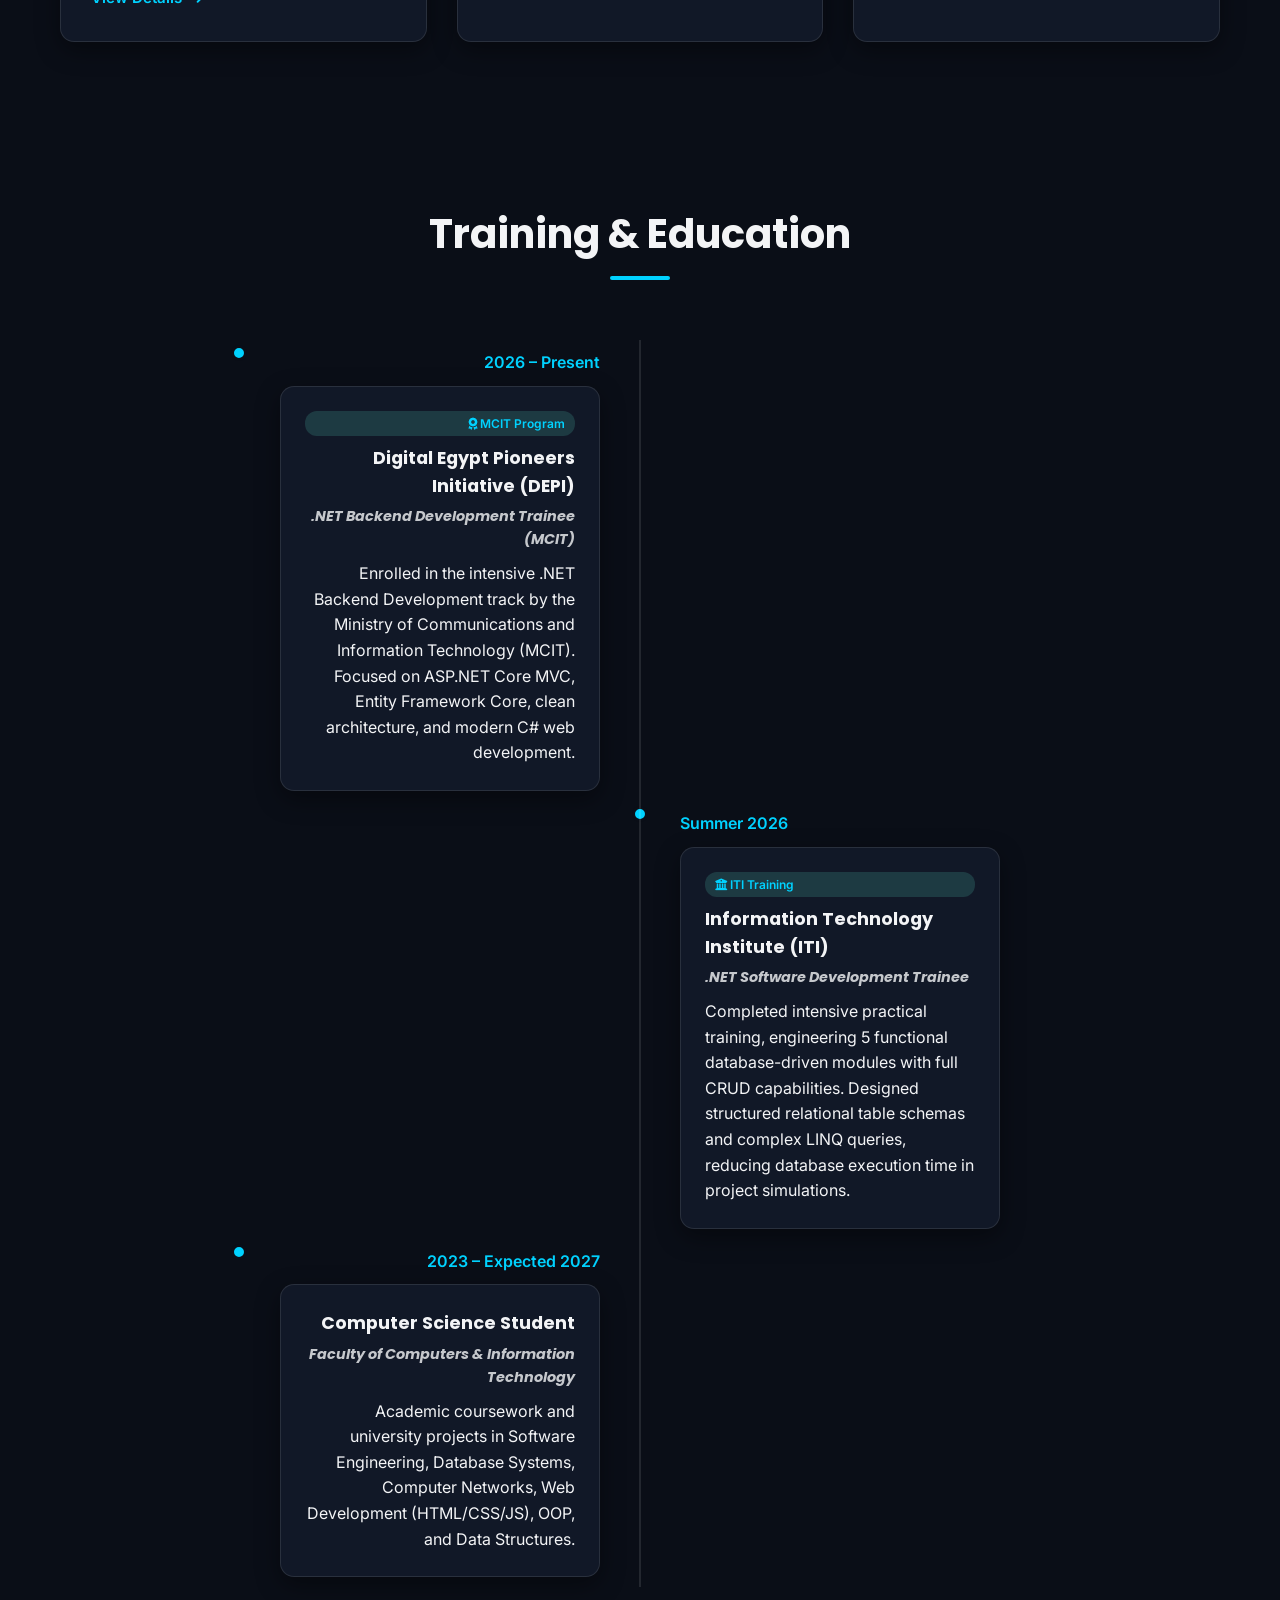
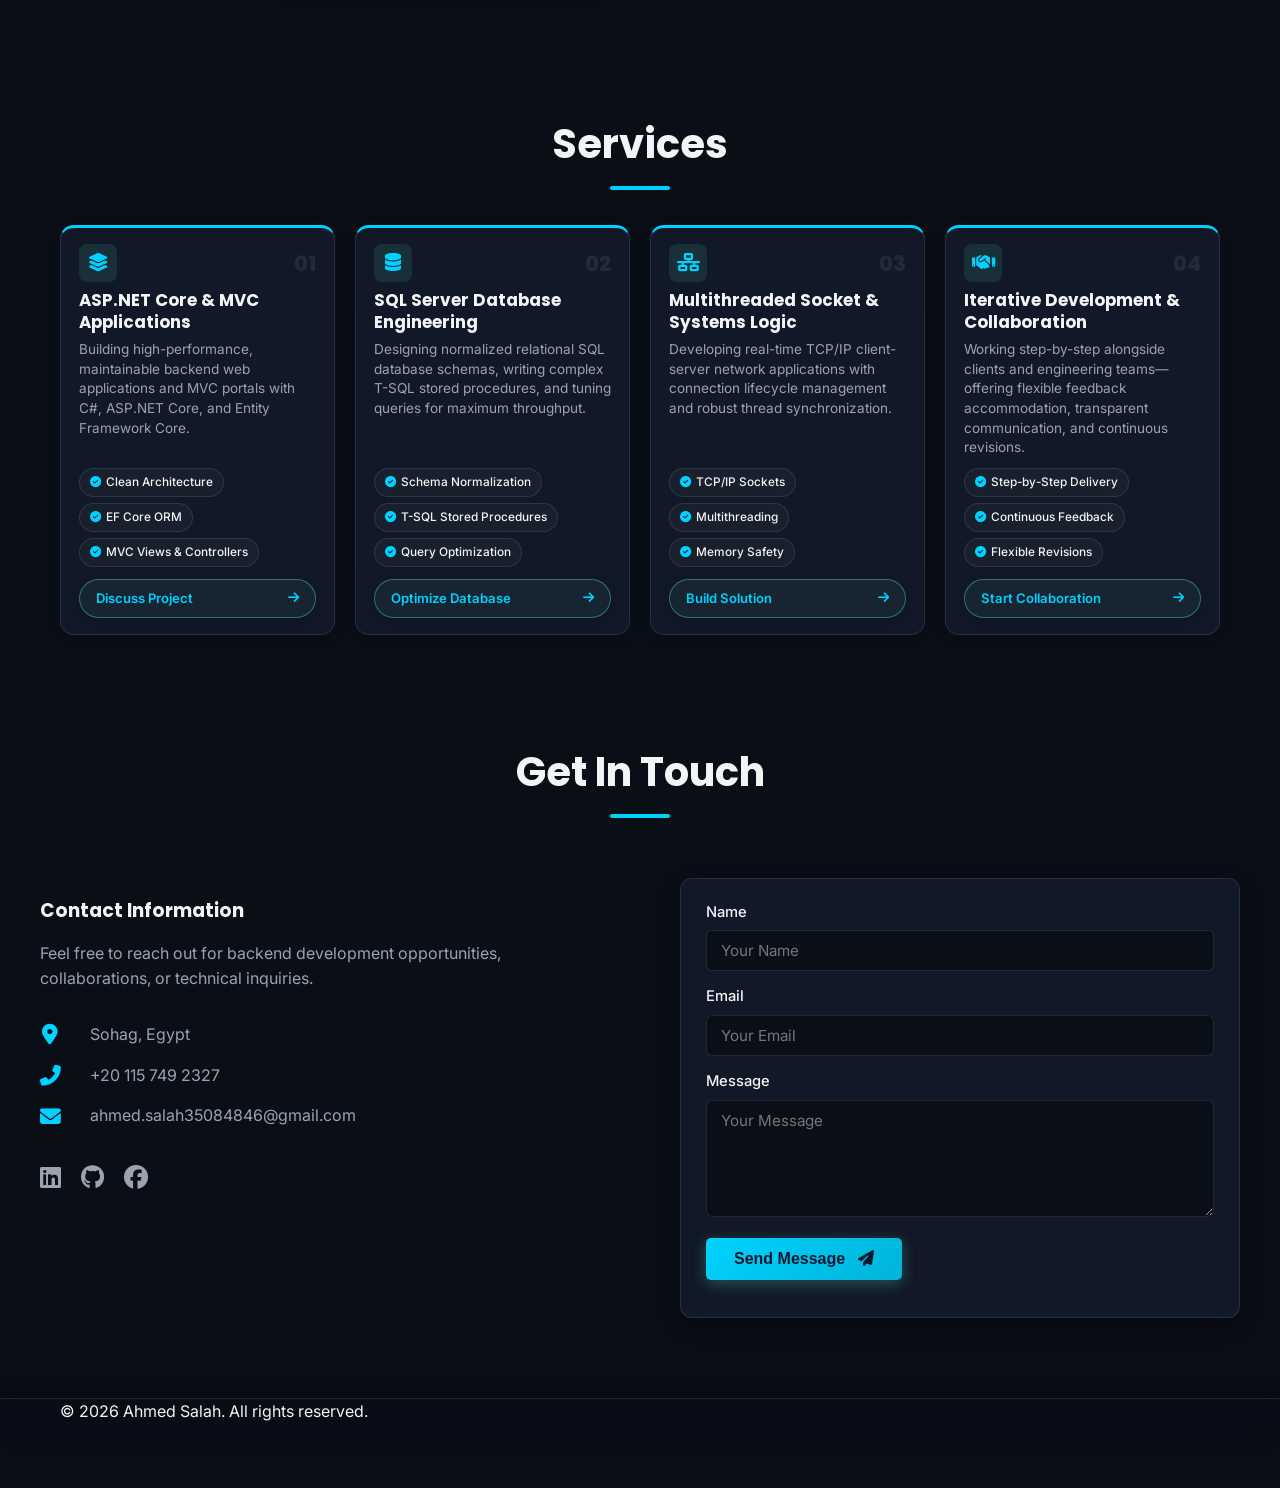
<file: test_runner.html>
<!DOCTYPE html>
<html lang="en" data-theme="dark">

<head>
    <meta charset="UTF-8">
    <meta name="viewport" content="width=device-width, initial-scale=1.0">
    <meta name="description"
        content="Ahmed Salah - Backend Developer (.NET / C#) Portfolio. C#, ASP.NET Core MVC, Entity Framework Core, and MS SQL Server.">
    <title>TEST MODE | Ahmed Salah</title>

    <link rel="preconnect" href="https://fonts.googleapis.com">
    <link rel="preconnect" href="https://fonts.gstatic.com" crossorigin>
    <link
        href="https://fonts.googleapis.com/css2?family=Inter:wght@300;400;500;600;700&family=Poppins:wght@400;600;700&display=swap"
        rel="stylesheet">

    <link rel="stylesheet" href="css/style.css">

    <link rel="stylesheet" href="https://cdnjs.cloudflare.com/ajax/libs/font-awesome/6.4.0/css/all.min.css">


    <style>
        body::before {
            content: "TEST MODE";
            position: fixed;
            top: 0;
            left: 50%;
            transform: translateX(-50%);
            background: red;
            color: white;
            padding: 5px 20px;
            z-index: 10000;
            font-weight: bold;
            font-size: 12px;
            border-bottom-left-radius: 5px;
            border-bottom-right-radius: 5px;
        }
    </style>
</head>

<body>

    <div id="scroll-progress" class="scroll-progress-bar"></div>

    <nav class="navbar">
        <div class="container nav-container">
            <a href="#hero" class="logo">Ahmed<span>.</span>dev</a>

            <ul class="nav-links">
                <li><a href="#about">About</a></li>
                <li><a href="#skills">Skills</a></li>
                <li><a href="#projects">Projects</a></li>
                <li><a href="#experience">Training & Education</a></li>
                <li><a href="#services">Services</a></li>
                <li><a href="#contact">Contact Me</a></li>
            </ul>

            <div class="nav-controls">
                <button id="theme-toggle" aria-label="Toggle Dark Mode">
                    <i class="fas fa-moon"></i>
                </button>
                <div class="hamburger">
                    <span class="bar"></span>
                    <span class="bar"></span>
                    <span class="bar"></span>
                </div>
            </div>
        </div>
    </nav>

    <section id="hero" class="hero-section">
        <div class="container hero-container">
            <div class="hero-content fade-in-up">
                <div class="status-pill">
                    <span class="status-dot"></span> Available for .NET Backend Roles & Freelance
                </div>
                <div class="hero-degree-tag">
                    <i class="fas fa-university"></i> Computer Science Student | Faculty of Computers & Information Technology
                </div>
                <p class="hero-greeting">Hello, I'm</p>
                <h1 class="hero-name">Ahmed Salah</h1>
                <h2 class="hero-role"><span class="typing-text"></span></h2>
                <p class="hero-intro">
                    Backend Developer (.NET / C#) with practical training from <strong>DEPI</strong> and <strong>ITI</strong>. Proficient in C#, ASP.NET Core MVC, and MS SQL Server. 
                    Focused on building robust backend systems, solving complex problems, and optimizing database performance.
                </p>
                <div class="hero-buttons">
                    <a href="#projects" class="btn btn-primary"><i class="fas fa-code"></i> View Projects</a>
                    <a href="Ahmed_Salah_CV.pdf" target="_blank" download class="btn btn-secondary"><i class="fas fa-file-download"></i> Download CV</a>
                    <a href="#contact" class="btn btn-secondary"><i class="fas fa-paper-plane"></i> Contact Me</a>
                </div>
            </div>
        </div>
    </section>

    <section id="about" class="section about-section">
        <div class="container">
            <h2 class="section-title">About Me</h2>
            <div class="about-content" id="about-content">
                <div class="about-image-wrapper fade-in-left">
                    <img src="images/ahmed_black_tshirt.jpg" alt="Ahmed Salah Profile">
                    <div class="experience-badge">
                        <i class="fas fa-graduation-cap"></i>
                        <span>DEPI & ITI Trainee</span>
                    </div>
                </div>
                <div class="about-text fade-in-right">
                    <p>
                        I am a <strong>Computer Science student</strong> (2023 – Expected 2027) with practical backend software development training from the <strong>Information Technology Institute (ITI)</strong> 
                        and the <strong>Digital Egypt Pioneers Initiative (DEPI)</strong>.
                    </p>

                    <h3 class="about-subtitle-tag">
                        Focusing on Logical Core (Not Just Syntax) • Clean Architecture • Collaborative & Flexible Revisions
                    </h3>

                    <p>
                        Combining deep Computer Science algorithmic foundations with practical ITI & DEPI enterprise training, I build high-performance .NET backend systems focused on logic, clean architecture, and zero compromise on execution speed.
                    </p>

                    <p>
                        I specialize in helping engineering teams build scalable backend web portals, robust RESTful APIs, and optimized SQL databases using C#, ASP.NET Core MVC, Entity Framework Core, and T-SQL.
                    </p>

                    <p>
                        Complementing my backend core, I possess solid web fundamentals in HTML5, CSS3, and JavaScript, allowing me to build fully connected MVC views and end-to-end web solutions seamlessly.
                    </p>
                </div>
            </div>
        </div>
    </section>

    <section id="skills" class="section skills-section">
        <div class="container">
            <h2 class="section-title">Technical Skills</h2>

            <div class="skills-grid">
                <!-- Card 1: Languages & Core Track -->
                <div class="skill-category card fade-in-up">
                    <div class="category-header">
                        <i class="fas fa-code"></i>
                        <h3>Languages & Core Track</h3>
                    </div>
                    <div class="skills-progress-list">
                        <div class="skill-progress-item">
                            <div class="skill-info-header">
                                <span class="skill-name"><i class="fab fa-windows"></i> C# .NET</span>
                                <span class="skill-level badge-expert">95% &bull; Expert</span>
                            </div>
                            <div class="skill-progress-track">
                                <div class="skill-progress-fill bar-accent" style="width: 95%;"></div>
                            </div>
                        </div>
                        <div class="skill-progress-item">
                            <div class="skill-info-header">
                                <span class="skill-name"><i class="fas fa-database"></i> SQL (T-SQL)</span>
                                <span class="skill-level badge-expert">90% &bull; Expert</span>
                            </div>
                            <div class="skill-progress-track">
                                <div class="skill-progress-fill bar-blue" style="width: 90%;"></div>
                            </div>
                        </div>
                        <div class="skill-progress-item">
                            <div class="skill-info-header">
                                <span class="skill-name"><i class="fab fa-java"></i> Java Core</span>
                                <span class="skill-level badge-advanced">80% &bull; Advanced</span>
                            </div>
                            <div class="skill-progress-track">
                                <div class="skill-progress-fill bar-green" style="width: 80%;"></div>
                            </div>
                        </div>
                        <div class="skill-progress-item">
                            <div class="skill-info-header">
                                <span class="skill-name"><i class="fab fa-js-square"></i> JavaScript (ES6+)</span>
                                <span class="skill-level badge-advanced">80% &bull; Advanced</span>
                            </div>
                            <div class="skill-progress-track">
                                <div class="skill-progress-fill bar-blue" style="width: 80%;"></div>
                            </div>
                        </div>
                        <div class="skill-progress-item">
                            <div class="skill-info-header">
                                <span class="skill-name"><i class="fas fa-terminal"></i> C++ / Python</span>
                                <span class="skill-level badge-advanced">75% &bull; Advanced</span>
                            </div>
                            <div class="skill-progress-track">
                                <div class="skill-progress-fill bar-purple" style="width: 75%;"></div>
                            </div>
                        </div>
                        <div class="skill-progress-item">
                            <div class="skill-info-header">
                                <span class="skill-name"><i class="fas fa-brain"></i> Problem Solving & Logic</span>
                                <span class="skill-level badge-advanced">80% &bull; Advanced</span>
                            </div>
                            <div class="skill-progress-track">
                                <div class="skill-progress-fill bar-accent" style="width: 80%;"></div>
                            </div>
                        </div>
                    </div>
                </div>

                <!-- Card 2: Frameworks & Web Tech -->
                <div class="skill-category card fade-in-up" style="transition-delay: 0.1s;">
                    <div class="category-header">
                        <i class="fas fa-cubes"></i>
                        <h3>Frameworks & Web Tech</h3>
                    </div>
                    <div class="skills-progress-list">
                        <div class="skill-progress-item">
                            <div class="skill-info-header">
                                <span class="skill-name"><i class="fas fa-globe"></i> ASP.NET Core MVC</span>
                                <span class="skill-level badge-advanced">70% &bull; Proficient</span>
                            </div>
                            <div class="skill-progress-track">
                                <div class="skill-progress-fill bar-accent" style="width: 70%;"></div>
                            </div>
                        </div>
                        <div class="skill-progress-item">
                            <div class="skill-info-header">
                                <span class="skill-name"><i class="fas fa-layer-group"></i> Entity Framework Core</span>
                                <span class="skill-level badge-expert">90% &bull; Expert</span>
                            </div>
                            <div class="skill-progress-track">
                                <div class="skill-progress-fill bar-blue" style="width: 90%;"></div>
                            </div>
                        </div>
                        <div class="skill-progress-item">
                            <div class="skill-info-header">
                                <span class="skill-name"><i class="fas fa-filter"></i> LINQ Queries</span>
                                <span class="skill-level badge-expert">90% &bull; Expert</span>
                            </div>
                            <div class="skill-progress-track">
                                <div class="skill-progress-fill bar-green" style="width: 90%;"></div>
                            </div>
                        </div>
                        <div class="skill-progress-item">
                            <div class="skill-info-header">
                                <span class="skill-name"><i class="fab fa-html5"></i> HTML5 / JS Razor Views</span>
                                <span class="skill-level badge-advanced">85% &bull; Advanced</span>
                            </div>
                            <div class="skill-progress-track">
                                <div class="skill-progress-fill bar-purple" style="width: 85%;"></div>
                            </div>
                        </div>
                        <div class="skill-progress-item">
                            <div class="skill-info-header">
                                <span class="skill-name"><i class="fas fa-shield-alt"></i> Web Security Fundamentals</span>
                                <span class="skill-level badge-advanced">85% &bull; Advanced</span>
                            </div>
                            <div class="skill-progress-track">
                                <div class="skill-progress-fill bar-accent" style="width: 85%;"></div>
                            </div>
                        </div>
                    </div>
                </div>

                <!-- Card 3: Database Engineering -->
                <div class="skill-category card fade-in-up" style="transition-delay: 0.2s;">
                    <div class="category-header">
                        <i class="fas fa-database"></i>
                        <h3>Database Engineering</h3>
                    </div>
                    <div class="skills-progress-list">
                        <div class="skill-progress-item">
                            <div class="skill-info-header">
                                <span class="skill-name"><i class="fas fa-server"></i> MS SQL Server</span>
                                <span class="skill-level badge-expert">92% &bull; Expert</span>
                            </div>
                            <div class="skill-progress-track">
                                <div class="skill-progress-fill bar-accent" style="width: 92%;"></div>
                            </div>
                        </div>
                        <div class="skill-progress-item">
                            <div class="skill-info-header">
                                <span class="skill-name"><i class="fas fa-sitemap"></i> Relational Schema Design</span>
                                <span class="skill-level badge-expert">88% &bull; Advanced</span>
                            </div>
                            <div class="skill-progress-track">
                                <div class="skill-progress-fill bar-blue" style="width: 88%;"></div>
                            </div>
                        </div>
                        <div class="skill-progress-item">
                            <div class="skill-info-header">
                                <span class="skill-name"><i class="fas fa-file-code"></i> Stored Procedures</span>
                                <span class="skill-level badge-advanced">85% &bull; Advanced</span>
                            </div>
                            <div class="skill-progress-track">
                                <div class="skill-progress-fill bar-green" style="width: 85%;"></div>
                            </div>
                        </div>
                        <div class="skill-progress-item">
                            <div class="skill-info-header">
                                <span class="skill-name"><i class="fas fa-filter"></i> DB Normalization & Indexing</span>
                                <span class="skill-level badge-advanced">88% &bull; Advanced</span>
                            </div>
                            <div class="skill-progress-track">
                                <div class="skill-progress-fill bar-purple" style="width: 88%;"></div>
                            </div>
                        </div>
                        <div class="skill-progress-item">
                            <div class="skill-info-header">
                                <span class="skill-name"><i class="fas fa-table"></i> Complex Joins & Views</span>
                                <span class="skill-level badge-expert">90% &bull; Expert</span>
                            </div>
                            <div class="skill-progress-track">
                                <div class="skill-progress-fill bar-accent" style="width: 90%;"></div>
                            </div>
                        </div>
                    </div>
                </div>

                <!-- Card 4: Tools & Core Concepts -->
                <div class="skill-category card fade-in-up" style="transition-delay: 0.3s;">
                    <div class="category-header">
                        <i class="fas fa-tools"></i>
                        <h3>Tools & Core Concepts</h3>
                    </div>
                    <div class="skills-progress-list">
                        <div class="skill-progress-item">
                            <div class="skill-info-header">
                                <span class="skill-name"><i class="fas fa-project-diagram"></i> OOP Architecture</span>
                                <span class="skill-level badge-expert">95% &bull; Expert</span>
                            </div>
                            <div class="skill-progress-track">
                                <div class="skill-progress-fill bar-accent" style="width: 95%;"></div>
                            </div>
                        </div>
                        <div class="skill-progress-item">
                            <div class="skill-info-header">
                                <span class="skill-name"><i class="fas fa-code-branch"></i> Clean Code Principles</span>
                                <span class="skill-level badge-expert">92% &bull; Expert</span>
                            </div>
                            <div class="skill-progress-track">
                                <div class="skill-progress-fill bar-blue" style="width: 92%;"></div>
                            </div>
                        </div>
                        <div class="skill-progress-item">
                            <div class="skill-info-header">
                                <span class="skill-name"><i class="fas fa-tree"></i> Data Structures & Algorithms</span>
                                <span class="skill-level badge-expert">90% &bull; Expert</span>
                            </div>
                            <div class="skill-progress-track">
                                <div class="skill-progress-fill bar-green" style="width: 90%;"></div>
                            </div>
                        </div>
                        <div class="skill-progress-item">
                            <div class="skill-info-header">
                                <span class="skill-name"><i class="fas fa-network-wired"></i> Socket Programming & Threads</span>
                                <span class="skill-level badge-advanced">80% &bull; Advanced</span>
                            </div>
                            <div class="skill-progress-track">
                                <div class="skill-progress-fill bar-purple" style="width: 80%;"></div>
                            </div>
                        </div>
                        <div class="skill-progress-item">
                            <div class="skill-info-header">
                                <span class="skill-name"><i class="fab fa-git-alt"></i> Visual Studio & Git</span>
                                <span class="skill-level badge-expert">92% &bull; Expert</span>
                            </div>
                            <div class="skill-progress-track">
                                <div class="skill-progress-fill bar-accent" style="width: 92%;"></div>
                            </div>
                        </div>
                    </div>
                </div>
            </div>

        </div>
    </section>

    <section id="projects" class="section projects-section">
        <div class="container">
            <h2 class="section-title">Projects</h2>
            <div class="projects-grid">

                <div class="project-card card fade-in-up">
                    <div class="project-content">
                        <h3>Hospital Management System Web Portal</h3>
                        <p>Built a web portal using ASP.NET Core MVC and EF Core to manage patient appointments, reducing scheduling conflicts by 30%.</p>
                        <div class="project-tags">
                            <span>C#</span>
                            <span>ASP.NET Core MVC</span>
                            <span>EF Core</span>
                            <span>MS SQL Server</span>
                        </div>
                        <button type="button" class="btn-link view-project-btn">View Details <i class="fas fa-arrow-right"></i></button>
                    </div>
                    <div class="project-details-content" style="display: none;">
                        <h3>Hospital Management System Web Portal</h3>
                        <div class="modal-body-content">
                            <h4><i class="fas fa-info-circle"></i> Description</h4>
                            <p>Built a web portal using ASP.NET Core MVC and EF Core to manage patient appointments, reducing scheduling conflicts by 30%.</p>
                            <h4><i class="fas fa-check-circle"></i> Key Accomplishments</h4>
                            <ul>
                                <li>Implemented role-based access control (Admin, Doctor, Receptionist).</li>
                                <li>Designed a database to efficiently handle over <strong>10,000 patient records</strong>.</li>
                                <li>Applied Entity Framework Core and LINQ queries for data access and management.</li>
                            </ul>
                            <h4><i class="fas fa-laptop-code"></i> Technologies Used</h4>
                            <p><strong>C#, ASP.NET Core MVC, Entity Framework Core, MS SQL Server, LINQ</strong></p>
                        </div>
                    </div>
                </div>

                <div class="project-card card fade-in-up" style="transition-delay: 0.1s;">
                    <div class="project-content">
                        <h3>Real-Time Client-Server Chat System</h3>
                        <p>Developed a multithreaded TCP/IP chat application in C# supporting real-time messaging for 50+ concurrent users.</p>
                        <div class="project-tags">
                            <span>C#</span>
                            <span>.NET</span>
                            <span>TCP/IP Sockets</span>
                            <span>Multithreading</span>
                        </div>
                        <button type="button" class="btn-link view-project-btn">View Details <i class="fas fa-arrow-right"></i></button>
                    </div>
                    <div class="project-details-content" style="display: none;">
                        <h3>Real-Time Client-Server Chat System</h3>
                        <div class="modal-body-content">
                            <h4><i class="fas fa-info-circle"></i> Description</h4>
                            <p>Developed a multithreaded TCP/IP chat application in C# supporting real-time messaging for 50+ concurrent users.</p>
                            <h4><i class="fas fa-check-circle"></i> Key Accomplishments</h4>
                            <ul>
                                <li>Managed server connection lifecycles and thread synchronization.</li>
                                <li>Ensured stable, reliable communication with zero thread leaks.</li>
                                <li>Implemented client-server socket protocol architecture.</li>
                            </ul>
                            <h4><i class="fas fa-laptop-code"></i> Technologies Used</h4>
                            <p><strong>C#, .NET, TCP/IP Sockets, Multithreading, Socket Programming</strong></p>
                        </div>
                    </div>
                </div>

                <div class="project-card card fade-in-up" style="transition-delay: 0.2s;">
                    <div class="project-content">
                        <h3>Database Engineering & Query Optimization</h3>
                        <p>Engineered 5 functional database-driven modules with full CRUD capabilities and optimized LINQ queries during ITI training.</p>
                        <div class="project-tags">
                            <span>C#</span>
                            <span>MS SQL Server</span>
                            <span>T-SQL</span>
                            <span>LINQ</span>
                        </div>
                        <button type="button" class="btn-link view-project-btn">View Details <i class="fas fa-arrow-right"></i></button>
                    </div>
                    <div class="project-details-content" style="display: none;">
                        <h3>Database Engineering & Query Optimization</h3>
                        <div class="modal-body-content">
                            <h4><i class="fas fa-info-circle"></i> Description</h4>
                            <p>Engineered 5 functional database-driven modules with full CRUD capabilities during intensive ITI training.</p>
                            <h4><i class="fas fa-check-circle"></i> Key Accomplishments</h4>
                            <ul>
                                <li>Designed structured relational table schemas in SQL Server (T-SQL).</li>
                                <li>Crafted complex LINQ queries, reducing database execution time in project simulations.</li>
                                <li>Implemented data integrity constraints, foreign key relationships, and stored procedures.</li>
                            </ul>
                            <h4><i class="fas fa-laptop-code"></i> Technologies Used</h4>
                            <p><strong>C#, MS SQL Server, LINQ, T-SQL, SSMS</strong></p>
                        </div>
                    </div>
                </div>

            </div>
        </div>
    </section>

    <section id="experience" class="section experience-section">
        <div class="container">
            <h2 class="section-title">Training & Education</h2>
            <div class="timeline">

                <div class="timeline-item fade-in-left">
                    <div class="timeline-dot"></div>
                    <div class="timeline-date">2026 – Present</div>
                    <div class="timeline-content card">
                        <div class="timeline-badge"><i class="fas fa-award"></i> MCIT Program</div>
                        <h3>Digital Egypt Pioneers Initiative (DEPI)</h3>
                        <h4>.NET Backend Development Trainee (MCIT)</h4>
                        <p>Enrolled in the intensive .NET Backend Development track by the Ministry of Communications and Information Technology (MCIT). Focused on ASP.NET Core MVC, Entity Framework Core, clean architecture, and modern C# web development.</p>
                    </div>
                </div>

                <div class="timeline-item fade-in-right">
                    <div class="timeline-dot"></div>
                    <div class="timeline-date">Summer 2026</div>
                    <div class="timeline-content card">
                        <div class="timeline-badge"><i class="fas fa-university"></i> ITI Training</div>
                        <h3>Information Technology Institute (ITI)</h3>
                        <h4>.NET Software Development Trainee</h4>
                        <p>Completed intensive practical training, engineering 5 functional database-driven modules with full CRUD capabilities. Designed structured relational table schemas and complex LINQ queries, reducing database execution time in project simulations.</p>
                    </div>
                </div>

                <div class="timeline-item fade-in-left">
                    <div class="timeline-dot"></div>
                    <div class="timeline-date">2023 – Expected 2027</div>
                    <div class="timeline-content card">
                        <h3>Computer Science Student</h3>
                        <h4>Faculty of Computers & Information Technology</h4>
                        <p>Academic coursework and university projects in Software Engineering, Database Systems, Computer Networks, Web Development (HTML/CSS/JS), OOP, and Data Structures.</p>
                    </div>
                </div>

            </div>
        </div>
    </section>

    <section id="services" class="section services-section">
        <div class="container">
            <h2 class="section-title">Services</h2>
            <div class="services-grid">

                <div class="service-card fade-in-up">
                    <div class="service-card-top">
                        <div class="service-icon-wrapper">
                            <i class="fas fa-layer-group"></i>
                        </div>
                        <span class="service-num">01</span>
                    </div>
                    <h3>ASP.NET Core & MVC Applications</h3>
                    <p>Building high-performance, maintainable backend web applications and MVC portals with C#, ASP.NET Core, and Entity Framework Core.</p>
                    <div class="service-features">
                        <span class="service-tag"><i class="fas fa-check-circle"></i> Clean Architecture</span>
                        <span class="service-tag"><i class="fas fa-check-circle"></i> EF Core ORM</span>
                        <span class="service-tag"><i class="fas fa-check-circle"></i> MVC Views & Controllers</span>
                    </div>
                    <a href="#contact" class="service-action-btn"><span>Discuss Project</span> <i class="fas fa-arrow-right"></i></a>
                </div>

                <div class="service-card fade-in-up" style="transition-delay: 0.1s;">
                    <div class="service-card-top">
                        <div class="service-icon-wrapper">
                            <i class="fas fa-database"></i>
                        </div>
                        <span class="service-num">02</span>
                    </div>
                    <h3>SQL Server Database Engineering</h3>
                    <p>Designing normalized relational SQL database schemas, writing complex T-SQL stored procedures, and tuning queries for maximum throughput.</p>
                    <div class="service-features">
                        <span class="service-tag"><i class="fas fa-check-circle"></i> Schema Normalization</span>
                        <span class="service-tag"><i class="fas fa-check-circle"></i> T-SQL Stored Procedures</span>
                        <span class="service-tag"><i class="fas fa-check-circle"></i> Query Optimization</span>
                    </div>
                    <a href="#contact" class="service-action-btn"><span>Optimize Database</span> <i class="fas fa-arrow-right"></i></a>
                </div>

                <div class="service-card fade-in-up" style="transition-delay: 0.2s;">
                    <div class="service-card-top">
                        <div class="service-icon-wrapper">
                            <i class="fas fa-network-wired"></i>
                        </div>
                        <span class="service-num">03</span>
                    </div>
                    <h3>Multithreaded Socket & Systems Logic</h3>
                    <p>Developing real-time TCP/IP client-server network applications with connection lifecycle management and robust thread synchronization.</p>
                    <div class="service-features">
                        <span class="service-tag"><i class="fas fa-check-circle"></i> TCP/IP Sockets</span>
                        <span class="service-tag"><i class="fas fa-check-circle"></i> Multithreading</span>
                        <span class="service-tag"><i class="fas fa-check-circle"></i> Memory Safety</span>
                    </div>
                    <a href="#contact" class="service-action-btn"><span>Build Solution</span> <i class="fas fa-arrow-right"></i></a>
                </div>

                <div class="service-card fade-in-up" style="transition-delay: 0.3s;">
                    <div class="service-card-top">
                        <div class="service-icon-wrapper">
                            <i class="fas fa-handshake"></i>
                        </div>
                        <span class="service-num">04</span>
                    </div>
                    <h3>Iterative Development & Collaboration</h3>
                    <p>Working step-by-step alongside clients and engineering teams—offering flexible feedback accommodation, transparent communication, and continuous revisions.</p>
                    <div class="service-features">
                        <span class="service-tag"><i class="fas fa-check-circle"></i> Step-by-Step Delivery</span>
                        <span class="service-tag"><i class="fas fa-check-circle"></i> Continuous Feedback</span>
                        <span class="service-tag"><i class="fas fa-check-circle"></i> Flexible Revisions</span>
                    </div>
                    <a href="#contact" class="service-action-btn"><span>Start Collaboration</span> <i class="fas fa-arrow-right"></i></a>
                </div>

            </div>
        </div>
    </section>

    <section id="contact" class="section contact-section">
        <div class="container">
            <h2 class="section-title">Get In Touch</h2>
            <div class="contact-wrapper">

                <div class="contact-info fade-in-left">
                    <h3>Contact Information</h3>
                    <p>Feel free to reach out for backend development opportunities, collaborations, or technical inquiries.</p>

                    <div class="contact-details-list">
                        <div class="contact-item">
                            <i class="fas fa-map-marker-alt"></i>
                            <a href="https://www.google.com/maps/search/?api=1&query=Sohag,+Egypt" target="_blank"
                                aria-label="View Location on Google Maps">Sohag, Egypt</a>
                        </div>
                        <div class="contact-item">
                            <i class="fas fa-phone-alt"></i>
                            <a href="https://wa.me/201157492327" target="_blank"
                                aria-label="Chat on WhatsApp">+20 115 749 2327</a>
                        </div>
                        <div class="contact-item">
                            <i class="fas fa-envelope"></i>
                            <a href="mailto:ahmed.salah35084846@gmail.com" aria-label="Send Email">ahmed.salah35084846@gmail.com</a>
                        </div>
                    </div>

                    <div class="social-links">
                        <a href="https://www.linkedin.com/in/ahmed-salah-b99353293" target="_blank" aria-label="LinkedIn"><i
                                class="fab fa-linkedin"></i></a>
                        <a href="https://github.com/ahmed-salah" target="_blank" aria-label="GitHub"><i
                                class="fab fa-github"></i></a>
                        <a href="https://www.facebook.com/profile.php?id=100077121641925" target="_blank" aria-label="Facebook"><i
                                class="fab fa-facebook"></i></a>
                    </div>
                </div>

                <form class="contact-form fade-in-right" id="contactForm">
                    <div class="form-group">
                        <label for="name">Name</label>
                        <input type="text" id="name" name="name" placeholder="Your Name" required>
                    </div>
                    <div class="form-group">
                        <label for="email">Email</label>
                        <input type="email" id="email" name="email" placeholder="Your Email" required>
                    </div>
                    <div class="form-group">
                        <label for="message">Message</label>
                        <textarea id="message" name="message" rows="5" placeholder="Your Message" required></textarea>
                    </div>
                    <button type="submit" class="btn btn-primary" id="sendBtn">
                        Send Message <i class="fas fa-paper-plane" style="margin-left: 8px;"></i>
                    </button>
                    <p class="contact-message" id="contactMessage"></p>
                </form>

            </div>
        </div>
    </section>

    <footer class="footer">
        <div class="container">
            <p>&copy; 2026 Ahmed Salah. All rights reserved.</p>
        </div>
    </footer>

    <div id="project-modal" class="modal-overlay">
        <div class="modal-container">
            <button class="close-modal">&times;</button>
            <div class="modal-header">
                <h3 id="modal-title">Project Details</h3>
            </div>
            <div id="modal-body" class="modal-body">
            </div>
        </div>
    </div>

    <button id="backToTop" class="back-to-top-btn" aria-label="Back to Top">
        <i class="fas fa-arrow-up"></i>
    </button>

    <script src="js/script.js"></script>

    <script src="js/test_suite.js"></script>
</body>

</html>
</file>
<file: css/style.css>
:root {
    --bg-body: #0a0e17;
    --bg-body-secondary: #0f172a;
    --bg-card: #111827;
    --bg-card-glass: rgba(17, 24, 39, 0.75);
    --text-main: #f3f4f6;
    --text-muted: #9ca3af;
    --accent: #00d2ff;
    --accent-rgb: 0, 210, 255;
    --accent-hover: #38bdf8;
    --accent-purple: #818cf8;
    --accent-purple-rgb: 129, 140, 248;
    --accent-emerald: #10b981;
    --border-color: rgba(255, 255, 255, 0.1);
    --border-glow: rgba(0, 210, 255, 0.3);
    --shadow: 0 8px 24px rgba(0, 0, 0, 0.4);
    --shadow-hover: 0 12px 32px rgba(0, 210, 255, 0.2);

    --transition-speed: 0.3s;
    --font-heading: 'Poppins', sans-serif;
    --font-body: 'Inter', sans-serif;
}

[data-theme="light"] {
    --bg-body: #f8fafc;
    --bg-body-secondary: #f1f5f9;
    --bg-card: #ffffff;
    --bg-card-glass: rgba(255, 255, 255, 0.85);
    --text-main: #0f172a;
    --text-muted: #64748b;
    --accent: #0284c7;
    --accent-rgb: 2, 132, 199;
    --accent-hover: #0369a1;
    --accent-purple: #6366f1;
    --accent-purple-rgb: 99, 102, 241;
    --accent-emerald: #059669;
    --border-color: #e2e8f0;
    --border-glow: rgba(2, 132, 199, 0.25);
    --shadow: 0 4px 20px rgba(0, 0, 0, 0.06);
    --shadow-hover: 0 10px 25px rgba(2, 132, 199, 0.15);
}

* {
    margin: 0;
    padding: 0;
    box-sizing: border-box;
}

html {
    scroll-behavior: smooth;
}

body {
    background-color: var(--bg-body);
    color: var(--text-main);
    font-family: var(--font-body);
    line-height: 1.6;
    transition: background-color var(--transition-speed), color var(--transition-speed);
    overflow-x: hidden;
    min-height: 100vh;
    display: flex;
    flex-direction: column;
}

a {
    text-decoration: none;
    color: inherit;
    transition: color var(--transition-speed);
}

ul {
    list-style: none;
}

img {
    max-width: 100%;
    display: block;
}

.container {
    max-width: 1200px;
    margin: 0 auto;
    padding: 0 20px;
}

.section {
    padding: 80px 0;
}

h1,
h2,
h3,
h4 {
    font-family: var(--font-heading);
    color: var(--text-main);
}

.section-title {
    font-size: 2.5rem;
    margin-bottom: 60px;
    text-align: center;
    position: relative;
    display: inline-block;
    width: 100%;
}

.section-title::after {
    content: '';
    display: block;
    width: 60px;
    height: 4px;
    background-color: var(--accent);
    margin: 10px auto 0;
    border-radius: 2px;
}

.btn {
    display: inline-block;
    padding: 12px 28px;
    border-radius: 5px;
    font-weight: 500;
    font-size: 1rem;
    cursor: pointer;
    transition: all var(--transition-speed) ease;
}

.btn-primary {
    background: linear-gradient(135deg, var(--accent), #00b4d8);
    color: #0a192f;
    border: none;
    font-weight: 600;
    box-shadow: 0 4px 15px rgba(100, 255, 218, 0.25);
}

.btn-primary:hover {
    background: linear-gradient(135deg, #4cdbb8, #0096c7);
    color: #0a192f;
    transform: translateY(-3px);
    box-shadow: 0 8px 22px rgba(100, 255, 218, 0.4);
}

[data-theme="light"] .btn-primary {
    background: linear-gradient(135deg, #0d6efd, #00b4d8);
    color: #ffffff;
    box-shadow: 0 4px 15px rgba(13, 110, 253, 0.25);
}

[data-theme="light"] .btn-primary:hover {
    background: linear-gradient(135deg, #0b5ed7, #0096c7);
    color: #ffffff;
    box-shadow: 0 8px 22px rgba(13, 110, 253, 0.4);
}

.btn-secondary {
    background-color: transparent;
    color: var(--accent);
    border: 2px solid var(--accent);
    font-weight: 600;
}

.btn-secondary:hover {
    background-color: rgba(100, 255, 218, 0.12);
    border-color: var(--accent);
    color: var(--accent);
    transform: translateY(-3px);
}

[data-theme="light"] .btn-secondary {
    color: #0d6efd;
    border-color: #0d6efd;
}

[data-theme="light"] .btn-secondary:hover {
    background-color: rgba(13, 110, 253, 0.1);
    color: #0b5ed7;
}

.navbar {
    position: fixed !important;
    top: 0 !important;
    left: 0 !important;
    width: 100% !important;
    background-color: rgba(10, 14, 23, 0.85);
    backdrop-filter: blur(16px);
    -webkit-backdrop-filter: blur(16px);
    z-index: 99999 !important;
    padding: 20px 0;
    box-shadow: 0 4px 20px rgba(0, 0, 0, 0.4);
    border-bottom: 1px solid var(--border-color);
    transition: padding 0.3s ease, background-color 0.3s ease, box-shadow 0.3s ease, border-color 0.3s ease;
}

.navbar.scrolled {
    padding: 14px 0;
    background-color: rgba(10, 14, 23, 0.95);
    box-shadow: 0 10px 30px rgba(0, 0, 0, 0.6);
    border-bottom-color: var(--border-glow);
}

[data-theme="light"] .navbar {
    background-color: rgba(255, 255, 255, 0.92);
    box-shadow: 0 4px 20px rgba(0, 0, 0, 0.08);
}

[data-theme="light"] .navbar.scrolled {
    background-color: rgba(255, 255, 255, 0.98);
    box-shadow: 0 10px 30px rgba(0, 0, 0, 0.12);
    border-bottom-color: rgba(13, 110, 253, 0.25);
}

.nav-container {
    display: flex;
    justify-content: space-between;
    align-items: center;
}

.logo {
    font-size: 1.85rem;
    font-weight: 700;
    font-family: var(--font-heading);
    letter-spacing: -0.5px;
}

.logo span {
    color: var(--accent);
}

.nav-links {
    display: flex;
    gap: 15px;
    align-items: center;
}

.nav-links li a {
    font-size: 1.05rem;
    font-weight: 600;
    padding: 8px 14px;
    border-radius: 6px;
    transition: all 0.25s ease;
    color: var(--text-main);
    position: relative;
}

.nav-links li a:hover {
    color: var(--accent);
    background: rgba(100, 255, 218, 0.1);
    transform: translateY(-2px);
}

[data-theme="light"] .nav-links li a:hover {
    background: rgba(13, 110, 253, 0.1);
}

.nav-links li a.active {
    color: var(--accent);
    background: rgba(100, 255, 218, 0.14);
    font-weight: 600;
}

[data-theme="light"] .nav-links li a.active {
    color: #0b5ed7;
    background: rgba(13, 110, 253, 0.12);
}

.nav-controls {
    display: flex;
    align-items: center;
    gap: 20px;
}

#theme-toggle {
    background: none;
    border: none;
    color: var(--text-main);
    font-size: 1.4rem;
    cursor: pointer;
    padding: 6px 10px;
    border-radius: 8px;
    transition: transform var(--transition-speed), color var(--transition-speed);
}

#theme-toggle:hover {
    transform: rotate(15deg) scale(1.15);
    color: var(--accent);
}

.hamburger {
    display: none;
    cursor: pointer;
    flex-direction: column;
    gap: 5px;
}

.bar {
    width: 25px;
    height: 3px;
    background-color: var(--text-main);
    transition: all 0.3s ease;
}

.scroll-progress-bar {
    position: fixed;
    top: 0;
    left: 0;
    height: 3px;
    background: linear-gradient(90deg, var(--accent), #00b4d8);
    z-index: 10000;
    width: 0%;
    transition: width 0.1s ease-out;
}

.hero-section {
    min-height: 88vh;
    display: flex;
    align-items: center;
    justify-content: center;
    padding-top: 135px;
    padding-bottom: 60px;
}

.hero-container {
    display: flex;
    flex-direction: column;
    align-items: flex-start;
    justify-content: center;
}

.hero-content {
    max-width: 800px;
}

.hero-greeting {
    color: var(--accent);
    font-size: 1.1rem;
    margin-bottom: 10px;
    font-weight: 500;
}

.hero-name {
    font-size: 3.8rem;
    font-weight: 700;
    line-height: 1.1;
    margin-bottom: 8px;
}

.hero-role {
    font-size: 2.2rem;
    color: var(--text-muted);
    margin-bottom: 16px;
}

.hero-role .highlight {
    color: var(--accent);
    opacity: 0.9;
}

.hero-intro {
    max-width: 600px;
    font-size: 1.05rem;
    color: var(--text-muted);
    margin-bottom: 25px;
}

.hero-stats-grid {
    display: flex;
    gap: 16px;
    margin: 22px 0;
    flex-wrap: wrap;
}

.stat-card {
    background: var(--bg-card);
    border: 1px solid var(--border-color);
    padding: 10px 18px;
    border-radius: 10px;
    display: flex;
    flex-direction: column;
    align-items: flex-start;
    box-shadow: var(--shadow);
    transition: transform 0.3s ease, border-color 0.3s ease;
}

.stat-card:hover {
    transform: translateY(-3px);
    border-color: var(--accent);
}

.stat-number {
    font-size: 1.35rem;
    font-weight: 700;
    color: var(--accent);
    font-family: var(--font-heading);
}

.stat-label {
    font-size: 0.82rem;
    color: var(--text-muted);
}

.hero-visual {
    position: relative;
    display: flex;
    justify-content: center;
}

.hero-card-frame {
    position: relative;
    display: flex;
    flex-direction: column;
    gap: 24px;
    align-items: center;
    width: 100%;
    max-width: 380px;
}

.hero-avatar-wrapper {
    position: relative;
    width: 240px;
    height: 240px;
    border-radius: 50%;
    padding: 6px;
    background: linear-gradient(135deg, var(--accent), rgba(0, 180, 216, 0.4));
    box-shadow: 0 15px 35px rgba(0, 0, 0, 0.4), 0 0 25px rgba(100, 255, 218, 0.25);
    margin-bottom: 10px;
}

.hero-avatar-img {
    width: 100%;
    height: 100%;
    object-fit: cover;
    border-radius: 50%;
    background-color: var(--bg-card);
}

.hero-tech-badge {
    position: absolute;
    background: rgba(30, 30, 30, 0.9);
    backdrop-filter: blur(8px);
    border: 1px solid var(--accent);
    color: var(--text-main);
    padding: 6px 14px;
    border-radius: 20px;
    font-size: 0.82rem;
    font-weight: 600;
    display: flex;
    align-items: center;
    gap: 6px;
    box-shadow: 0 4px 15px rgba(0, 0, 0, 0.3);
    animation: floatBadge 4s ease-in-out infinite alternate;
}

[data-theme="light"] .hero-tech-badge {
    background: rgba(255, 255, 255, 0.92);
}

.badge-dotnet { top: -10px; right: -10px; animation-delay: 0s; }
.badge-csharp { bottom: 30px; right: -25px; animation-delay: 1s; }
.badge-sql { top: 40px; left: -25px; animation-delay: 2s; }
.badge-ef { bottom: -10px; left: 10px; animation-delay: 3s; }

@keyframes floatBadge {
    0% { transform: translateY(0px); }
    100% { transform: translateY(-8px); }
}

.mini-ide-card {
    width: 100%;
    background: #1e1e1e;
    border: 1px solid #333;
    border-radius: 10px;
    overflow: hidden;
    box-shadow: 0 10px 30px rgba(0, 0, 0, 0.5);
    font-family: 'Consolas', 'Fira Code', monospace;
    font-size: 0.83rem;
    transition: transform 0.3s ease, border-color 0.3s ease;
}

.mini-ide-card:hover {
    transform: translateY(-4px);
    border-color: var(--accent);
}

.ide-header {
    background: #181818;
    padding: 8px 14px;
    display: flex;
    align-items: center;
    justify-content: space-between;
    border-bottom: 1px solid #2d2d2d;
}

.ide-dots {
    display: flex;
    gap: 6px;
}

.dot {
    width: 10px;
    height: 10px;
    border-radius: 50%;
}
.dot.red { background: #ff5f56; }
.dot.yellow { background: #ffbd2e; }
.dot.green { background: #27c93f; }

.ide-filename {
    color: #888;
    font-size: 0.78rem;
}

.ide-body {
    padding: 12px 16px;
    color: #d4d4d4;
    line-height: 1.5;
}

.ide-body pre {
    margin: 0;
    white-space: pre-wrap;
    word-break: break-word;
}

.ide-body .kwd { color: #569cd6; }
.ide-body .type { color: #4ec9b0; }
.ide-body .func { color: #dcdcaa; }
.ide-body .str { color: #ce9178; }

.about-highlights-grid {
    display: grid;
    grid-template-columns: repeat(2, 1fr);
    gap: 14px;
    margin: 22px 0;
}

@media (max-width: 600px) {
    .about-highlights-grid {
        grid-template-columns: 1fr;
    }
}

.highlight-card {
    display: flex;
    align-items: center;
    gap: 12px;
    background: var(--bg-card);
    padding: 12px 16px;
    border-radius: 10px;
    border: 1px solid var(--border-color);
    transition: all 0.3s ease;
}

.highlight-card:hover {
    border-color: var(--accent);
    transform: translateX(4px);
    box-shadow: var(--shadow);
}

.highlight-icon {
    font-size: 1.25rem;
    color: var(--accent);
    background: rgba(100, 255, 218, 0.1);
    width: 40px;
    height: 40px;
    border-radius: 8px;
    display: flex;
    align-items: center;
    justify-content: center;
    flex-shrink: 0;
}

[data-theme="light"] .highlight-icon {
    background: rgba(13, 110, 253, 0.1);
}

.highlight-info h4 {
    font-size: 0.92rem;
    font-weight: 600;
    margin-bottom: 2px;
}

.highlight-info p {
    font-size: 0.8rem;
    color: var(--text-muted);
    margin-bottom: 0 !important;
}

.about-content {
    display: grid;
    grid-template-columns: 1fr 2fr;
    gap: 50px;
    align-items: center;
}

.photo-placeholder {
    width: 100%;
    aspect-ratio: 1/1;
    background-color: var(--bg-card);
    border: 2px solid var(--accent);
    border-radius: 10px;
    display: flex;
    align-items: center;
    justify-content: center;
    font-size: 5rem;
    color: var(--text-muted);
    position: relative;
    overflow: hidden;
}

.photo-placeholder::before {
    content: '';
    position: absolute;
    top: 0;
    left: 0;
    width: 100%;
    height: 100%;
    background: linear-gradient(45deg, transparent, rgba(100, 255, 218, 0.1), transparent);
}

.about-text h3.about-subtitle-tag {
    font-size: 1.25rem;
    color: var(--text-main);
    margin: 20px 0;
    line-height: 1.5;
    border-left: 3px solid var(--accent);
    padding-left: 14px;
    font-weight: 600;
}

.about-text p {
    margin-bottom: 18px;
    font-size: 1.05rem;
    color: var(--text-muted);
    line-height: 1.7;
}

.about-text strong {
    color: var(--text-main);
    font-weight: 600;
}

.why-choose-me-box {
    margin: 22px 0;
    padding: 20px 24px;
    background: rgba(255, 255, 255, 0.02);
    border: 1px solid var(--border-color);
    border-left: 4px solid var(--accent);
    border-radius: 0 12px 12px 0;
    box-shadow: 0 8px 25px rgba(0, 0, 0, 0.2);
    transition: transform 0.3s ease, border-color 0.3s ease;
}

[data-theme="light"] .why-choose-me-box {
    background: rgba(13, 110, 253, 0.03);
}

.why-choose-me-box:hover {
    transform: translateX(6px);
    border-color: var(--accent);
}

.why-choose-header {
    display: flex;
    align-items: center;
    gap: 10px;
    margin-bottom: 10px;
    color: var(--accent);
    font-size: 1.1rem;
    font-weight: 700;
}

.why-choose-header i {
    font-size: 1.2rem;
    color: var(--accent);
}

.why-choose-me-box p {
    font-size: 0.98rem !important;
    line-height: 1.7;
    color: var(--text-main);
    opacity: 0.95;
    margin: 0 !important;
}

.why-choose-me-box strong {
    color: var(--accent);
    font-weight: 700;
}

.skills-grid {
    display: grid;
    grid-template-columns: repeat(4, 1fr);
    gap: 20px;
}

@media screen and (max-width: 1200px) {
    .skills-grid {
        grid-template-columns: repeat(2, 1fr);
    }
}

@media screen and (max-width: 600px) {
    .skills-grid {
        grid-template-columns: 1fr;
    }
}

.skill-category {
    height: 100%;
    display: flex;
    flex-direction: column;
}

.card {
    background-color: var(--bg-card);
    border: 1px solid var(--border-color);
    padding: 30px;
    border-radius: 14px;
    box-shadow: var(--shadow);
    transition: transform var(--transition-speed), box-shadow var(--transition-speed), border-color var(--transition-speed);
    position: relative;
    backdrop-filter: blur(8px);
}

.card:hover {
    transform: translateY(-6px);
    box-shadow: var(--shadow-hover);
    border-color: var(--border-glow);
}

.category-header {
    display: flex;
    align-items: center;
    gap: 15px;
    margin-bottom: 20px;
    border-bottom: 1px solid var(--border-color);
    padding-bottom: 15px;
}

.category-header i {
    font-size: 1.5rem;
    color: var(--accent);
}

.skill-list li {
    margin-bottom: 10px;
    position: relative;
    padding-left: 20px;
    color: var(--text-muted);
}

.skill-list li::before {
    content: '▹';
    position: absolute;
    left: 0;
    color: var(--accent);
}

.hero-degree-tag {
    display: inline-flex;
    align-items: center;
    gap: 8px;
    background: rgba(255, 255, 255, 0.03);
    border: 1px solid var(--border-color);
    padding: 6px 14px;
    border-radius: 12px;
    font-size: 0.85rem;
    font-weight: 500;
    color: var(--text-muted);
    margin-bottom: 12px;
    transition: all 0.3s ease;
}

.hero-degree-tag i {
    color: var(--accent);
}

.hero-degree-tag:hover {
    border-color: var(--accent);
    color: var(--text-main);
    transform: translateY(-2px);
}

.skill-chart-grid {
    display: flex;
    flex-direction: column;
    gap: 18px;
    margin-top: 15px;
}

.skill-chart-item {
    display: flex;
    align-items: center;
    gap: 16px;
    padding: 12px;
    background: rgba(255, 255, 255, 0.02);
    border: 1px solid var(--border-color);
    border-radius: 12px;
    transition: transform 0.3s ease, border-color 0.3s ease, box-shadow 0.3s ease;
}

.skill-chart-item:hover {
    transform: translateX(6px);
    border-color: var(--accent);
    box-shadow: 0 5px 20px rgba(100, 255, 218, 0.1);
}

[data-theme="light"] .skill-chart-item:hover {
    box-shadow: 0 5px 20px rgba(13, 110, 253, 0.1);
}

.chart-circle-container {
    position: relative;
    width: 58px;
    height: 58px;
    flex-shrink: 0;
    display: flex;
    align-items: center;
    justify-content: center;
}

.skill-svg-chart {
    width: 100%;
    height: 100%;
    transform: rotate(-90deg);
}

.chart-circle-bg {
    fill: none;
    stroke: rgba(255, 255, 255, 0.08);
    stroke-width: 6;
}

[data-theme="light"] .chart-circle-bg {
    stroke: rgba(0, 0, 0, 0.08);
}

.chart-circle-fill {
    fill: none;
    stroke: var(--accent);
    stroke-width: 6;
    stroke-linecap: round;
    transition: stroke-dashoffset 1.5s cubic-bezier(0.4, 0, 0.2, 1);
}

.chart-percent-text {
    position: absolute;
    font-size: 0.78rem;
    font-weight: 700;
    color: var(--accent);
    font-family: var(--font-heading);
}

.chart-skill-details {
    display: flex;
    flex-direction: column;
    gap: 3px;
}

.chart-skill-name {
    font-size: 0.95rem;
    font-weight: 600;
    color: var(--text-main);
}

.chart-skill-level {
    font-size: 0.78rem;
    color: var(--text-muted);
}

.card-column-chart {
    display: flex;
    gap: 12px;
    height: 210px;
    margin-top: 15px;
    position: relative;
    padding-top: 15px;
}

.chart-y-ticks {
    display: flex;
    flex-direction: column;
    justify-content: space-between;
    font-size: 0.7rem;
    color: var(--text-muted);
    font-weight: 600;
    padding-right: 8px;
    border-right: 1px dashed var(--border-color);
}

.card-chart-bars {
    flex: 1;
    display: flex;
    justify-content: space-around;
    align-items: flex-end;
    height: 100%;
}

.card-bar-item {
    display: flex;
    flex-direction: column;
    align-items: center;
    height: 100%;
    justify-content: flex-end;
    flex: 1;
}

.card-bar-track {
    width: 26px;
    height: 80%;
    background: rgba(255, 255, 255, 0.03);
    border: 1px solid var(--border-color);
    border-radius: 8px 8px 0 0;
    display: flex;
    align-items: flex-end;
    position: relative;
    overflow: visible;
}

[data-theme="light"] .card-bar-track {
    background: rgba(0, 0, 0, 0.04);
}

.card-bar-fill {
    width: 100%;
    border-radius: 6px 6px 0 0;
    position: relative;
    transition: height 1.2s cubic-bezier(0.4, 0, 0.2, 1);
    display: flex;
    justify-content: center;
    transform-origin: bottom;
    animation: barGrow 1.2s cubic-bezier(0.4, 0, 0.2, 1);
}

.card-bar-fill:hover {
    filter: brightness(1.25);
    transform: scaleX(1.15);
}

.bar-val {
    position: absolute;
    top: -20px;
    font-size: 0.72rem;
    font-weight: 700;
    color: var(--accent);
    white-space: nowrap;
    font-family: var(--font-heading);
}

.card-bar-label {
    margin-top: 10px;
    font-size: 0.78rem;
    font-weight: 600;
    color: var(--text-main);
    text-align: center;
    max-width: 60px;
    word-wrap: break-word;
    line-height: 1.2;
}

.bar-purple {
    background: linear-gradient(180deg, #8b5cf6 0%, rgba(139, 92, 246, 0.35) 100%);
    border: 1px solid #8b5cf6;
    box-shadow: 0 0 10px rgba(139, 92, 246, 0.3);
}

.skills-chart-container {
    background: var(--bg-card);
    border: 1px solid var(--border-color);
    border-radius: 16px;
    padding: 30px;
    margin-bottom: 40px;
    box-shadow: var(--shadow);
}

.chart-header {
    margin-bottom: 25px;
}

.chart-header h3 {
    font-size: 1.3rem;
    color: var(--text-main);
    display: flex;
    align-items: center;
    gap: 10px;
}

.chart-header h3 i {
    color: var(--accent);
}

.chart-subtitle {
    font-size: 0.88rem;
    color: var(--text-muted);
    margin-top: 4px;
}

.vertical-chart-wrapper {
    display: flex;
    gap: 15px;
    height: 280px;
    position: relative;
    margin-top: 20px;
    margin-bottom: 20px;
}

.chart-y-axis {
    display: flex;
    flex-direction: column;
    justify-content: space-between;
    font-size: 0.78rem;
    color: var(--text-muted);
    font-family: var(--font-heading);
    padding-right: 10px;
    border-right: 2px solid var(--border-color);
}

.chart-main-area {
    flex: 1;
    position: relative;
    display: flex;
    align-items: flex-end;
}

.chart-grid-line {
    position: absolute;
    left: 0;
    width: 100%;
    height: 1px;
    background: rgba(255, 255, 255, 0.06);
}

[data-theme="light"] .chart-grid-line {
    background: rgba(0, 0, 0, 0.08);
}

.chart-bars-group {
    display: flex;
    justify-content: space-around;
    width: 100%;
    height: 100%;
    align-items: flex-end;
    z-index: 2;
}

.bar-column-group {
    display: flex;
    flex-direction: column;
    align-items: center;
    height: 100%;
    justify-content: flex-end;
    flex: 1;
}

.bars-container {
    display: flex;
    align-items: flex-end;
    gap: 10px;
    height: 88%;
    width: 100%;
    justify-content: center;
}

.chart-bar {
    width: 24px;
    border-radius: 6px 6px 0 0;
    position: relative;
    cursor: pointer;
    transform-origin: bottom;
    transition: transform 0.3s ease, filter 0.3s ease;
    animation: barGrow 1.2s cubic-bezier(0.4, 0, 0.2, 1);
}

@keyframes barGrow {
    from { transform: scaleY(0); }
    to { transform: scaleY(1); }
}

.chart-bar:hover {
    transform: scaleY(1.05) scaleX(1.15);
    filter: brightness(1.25);
    z-index: 10;
}

.bar-accent {
    background: linear-gradient(180deg, var(--accent) 0%, rgba(100, 255, 218, 0.35) 100%);
    border: 1px solid var(--accent);
    box-shadow: 0 0 10px rgba(100, 255, 218, 0.3);
}

.bar-blue {
    background: linear-gradient(180deg, #3b82f6 0%, rgba(59, 130, 246, 0.35) 100%);
    border: 1px solid #3b82f6;
    box-shadow: 0 0 10px rgba(59, 130, 246, 0.3);
}

.bar-green {
    background: linear-gradient(180deg, #10b981 0%, rgba(16, 185, 129, 0.35) 100%);
    border: 1px solid #10b981;
    box-shadow: 0 0 10px rgba(16, 185, 129, 0.3);
}

.bar-tooltip {
    position: absolute;
    bottom: 105%;
    left: 50%;
    transform: translateX(-50%);
    background: rgba(0, 0, 0, 0.92);
    color: #fff;
    font-size: 0.75rem;
    padding: 5px 10px;
    border-radius: 6px;
    white-space: nowrap;
    opacity: 0;
    visibility: hidden;
    pointer-events: none;
    transition: opacity 0.2s ease, visibility 0.2s ease;
    box-shadow: 0 4px 15px rgba(0, 0, 0, 0.4);
    border: 1px solid var(--accent);
}

.chart-bar:hover .bar-tooltip {
    opacity: 1;
    visibility: visible;
}

.group-x-label {
    margin-top: 12px;
    font-size: 0.88rem;
    font-weight: 600;
    color: var(--text-main);
}

.chart-legend {
    display: flex;
    justify-content: center;
    gap: 25px;
    flex-wrap: wrap;
    margin-top: 20px;
    padding-top: 15px;
    border-top: 1px solid var(--border-color);
}

.legend-item {
    display: flex;
    align-items: center;
    gap: 8px;
    font-size: 0.82rem;
    color: var(--text-muted);
}

.legend-box {
    width: 14px;
    height: 14px;
    border-radius: 3px;
}

.projects-grid {
    display: grid;
    grid-template-columns: repeat(auto-fit, minmax(300px, 1fr));
    gap: 30px;
}

.project-card {
    display: flex;
    flex-direction: column;
    justify-content: space-between;
    height: 100%;
}

.project-content h3 {
    font-size: 1.4rem;
    margin-bottom: 15px;
    color: var(--text-main);
}

.project-content p {
    color: var(--text-muted);
    margin-bottom: 20px;
    font-size: 0.95rem;
}

.project-tags {
    display: flex;
    flex-wrap: wrap;
    gap: 10px;
    margin-bottom: 20px;
}

.project-tags span {
    font-size: 0.8rem;
    font-family: var(--font-heading);
    color: var(--accent);
    border-radius: 4px;
}

.btn-link {
    display: inline-flex;
    align-items: center;
    gap: 8px;
    color: var(--accent);
    font-weight: 600;
    background: none;
    border: none;
    font-family: inherit;
    font-size: 0.95rem;
    cursor: pointer;
    padding: 0;
    transition: color 0.2s ease, transform 0.2s ease;
}

.btn-link:hover {
    color: var(--accent-hover);
    transform: translateX(4px);
    text-decoration: underline;
}

.timeline {
    position: relative;
    max-width: 800px;
    margin: 0 auto;
}

.timeline::after {
    content: '';
    position: absolute;
    width: 2px;
    background-color: var(--border-color);
    top: 0;
    bottom: 0;
    left: 50%;
    margin-left: -1px;
}

.timeline-item {
    padding: 10px 40px;
    position: relative;
    background-color: inherit;
    width: 50%;
}

.timeline-item:nth-child(odd) {
    left: 0;
    text-align: right;
}

.timeline-item:nth-child(even) {
    left: 50%;
}

.timeline-dot {
    width: 16px;
    height: 16px;
    background-color: var(--accent);
    position: absolute;
    border-radius: 50%;
    top: 25px;
    right: -8px;
    z-index: 1;
}

.timeline-item:nth-child(even) .timeline-dot {
    left: -8px;
}

.timeline-date {
    font-weight: 600;
    color: var(--accent);
    margin-bottom: 10px;
    display: block;
}

.timeline-content {
    min-height: 235px;
    height: 100%;
    display: flex;
    flex-direction: column;
    justify-content: flex-start;
    padding: 24px;
    box-sizing: border-box;
}

.timeline-content h3 {
    font-size: 1.1rem;
    margin-bottom: 5px;
}

.timeline-content h4 {
    font-size: 0.9rem;
    color: var(--text-main);
    opacity: 0.8;
    margin-bottom: 10px;
    font-style: italic;
}

.services-section {
    padding: 45px 0 !important;
}

.services-section .section-title {
    margin-bottom: 35px !important;
}

.services-grid {
    display: grid;
    grid-template-columns: repeat(auto-fit, minmax(250px, 1fr));
    gap: 20px;
}

.service-card {
    text-align: left;
    padding: 16px 18px;
    background: var(--bg-card);
    border: 1px solid var(--border-color);
    border-top: 3px solid var(--accent);
    border-radius: 14px;
    position: relative;
    overflow: hidden;
    display: flex;
    flex-direction: column;
    justify-content: space-between;
    transition: transform 0.4s cubic-bezier(0.4, 0, 0.2, 1), box-shadow 0.4s ease, border-color 0.4s ease;
    box-shadow: 0 4px 15px rgba(0, 0, 0, 0.15);
}

.service-card:hover {
    transform: translateY(-6px) scale(1.01);
    border-color: var(--accent);
    box-shadow: 0 12px 30px rgba(100, 255, 218, 0.2);
}

[data-theme="light"] .service-card:hover {
    box-shadow: 0 12px 30px rgba(13, 110, 253, 0.2);
}

.service-card-top {
    display: flex;
    justify-content: space-between;
    align-items: center;
    margin-bottom: 8px;
}

.service-icon-wrapper {
    width: 38px;
    height: 38px;
    background: rgba(100, 255, 218, 0.1);
    border-radius: 8px;
    display: flex;
    align-items: center;
    justify-content: center;
    transition: transform 0.35s cubic-bezier(0.4, 0, 0.2, 1), background 0.35s ease;
}

[data-theme="light"] .service-icon-wrapper {
    background: rgba(13, 110, 253, 0.1);
}

.service-card:hover .service-icon-wrapper {
    transform: scale(1.1) rotate(6deg);
    background: var(--accent);
}

.service-icon-wrapper i {
    font-size: 1.15rem;
    color: var(--accent);
    transition: color 0.3s ease;
}

.service-card:hover .service-icon-wrapper i {
    color: var(--bg-body);
}

.service-num {
    font-size: 1.3rem;
    font-weight: 800;
    font-family: var(--font-heading);
    color: rgba(255, 255, 255, 0.08);
    transition: color 0.35s ease, transform 0.35s ease;
}

[data-theme="light"] .service-num {
    color: rgba(0, 0, 0, 0.08);
}

.service-card:hover .service-num {
    color: var(--accent);
    opacity: 0.8;
    transform: scale(1.1);
}

.service-card h3 {
    margin-bottom: 6px;
    font-size: 1.05rem;
    font-weight: 700;
    line-height: 1.3;
    color: var(--text-main);
}

.service-card p {
    color: var(--text-muted);
    font-size: 0.85rem;
    line-height: 1.45;
    margin-bottom: 10px;
}

.service-features {
    display: flex;
    flex-wrap: wrap;
    gap: 6px;
    margin-top: auto;
}

.service-tag {
    font-size: 0.74rem;
    padding: 4px 10px;
    background: rgba(255, 255, 255, 0.03);
    border: 1px solid var(--border-color);
    border-radius: 20px;
    color: var(--text-main);
    font-weight: 500;
    display: inline-flex;
    align-items: center;
    gap: 5px;
    transition: all 0.3s ease;
}

.service-tag:hover {
    background: rgba(100, 255, 218, 0.12);
    border-color: var(--accent);
    color: var(--accent);
    transform: translateY(-2px);
}

.service-tag i {
    color: var(--accent);
    font-size: 0.7rem;
}

.service-action-btn {
    display: inline-flex;
    align-items: center;
    justify-content: space-between;
    padding: 8px 16px;
    background: rgba(100, 255, 218, 0.06);
    border: 1px solid rgba(100, 255, 218, 0.35);
    border-radius: 25px;
    color: var(--accent);
    font-weight: 600;
    font-size: 0.82rem;
    margin-top: 12px;
    transition: all 0.35s cubic-bezier(0.4, 0, 0.2, 1);
    box-shadow: 0 4px 12px rgba(0, 0, 0, 0.15);
    cursor: pointer;
}

[data-theme="light"] .service-action-btn {
    background: rgba(13, 110, 253, 0.06);
    border-color: rgba(13, 110, 253, 0.35);
    color: #0d6efd;
}

.service-action-btn i {
    font-size: 0.8rem;
    transition: transform 0.35s cubic-bezier(0.4, 0, 0.2, 1);
}

.service-action-btn:hover {
    background: linear-gradient(135deg, var(--accent) 0%, #00b4d8 100%);
    color: #0a192f;
    border-color: var(--accent);
    box-shadow: 0 6px 22px rgba(100, 255, 218, 0.4);
    transform: translateY(-2px);
}

[data-theme="light"] .service-action-btn:hover {
    background: linear-gradient(135deg, #0d6efd 0%, #00b4d8 100%);
    color: #ffffff;
    box-shadow: 0 6px 22px rgba(13, 110, 253, 0.4);
}

.service-action-btn:hover i {
    transform: translateX(6px) scale(1.15);
}

/* ── Service Card Image ──────────────────────────── */
.service-card-image {
    position: relative;
    width: calc(100% + 36px);
    margin: -16px -18px 12px -18px;
    height: 155px;
    overflow: hidden;
    border-radius: 14px 14px 0 0;
}

.service-img {
    width: 100%;
    height: 100%;
    object-fit: cover;
    object-position: center;
    transition: transform 0.55s cubic-bezier(0.4, 0, 0.2, 1);
    display: block;
}

.service-card:hover .service-img {
    transform: scale(1.08);
}

/* Shimmer / Scan line animation across service images */
.service-scan-line {
    position: absolute;
    top: 0;
    left: -100%;
    width: 60%;
    height: 100%;
    background: linear-gradient(
        90deg,
        transparent 0%,
        rgba(100, 255, 218, 0.2) 50%,
        transparent 100%
    );
    transform: skewX(-20deg);
    pointer-events: none;
    transition: opacity 0.3s ease;
    animation: service-scan 4s cubic-bezier(0.4, 0, 0.2, 1) infinite;
}

[data-theme="light"] .service-scan-line {
    background: linear-gradient(
        90deg,
        transparent 0%,
        rgba(13, 110, 253, 0.2) 50%,
        transparent 100%
    );
}

@keyframes service-scan {
    0% { left: -100%; }
    35%, 100% { left: 200%; }
}

.service-img-overlay {
    position: absolute;
    inset: 0;
    background: linear-gradient(
        to bottom,
        rgba(10, 25, 47, 0) 35%,
        rgba(10, 25, 47, 0.75) 100%
    );
    transition: opacity 0.4s ease;
    pointer-events: none;
}

.service-card:hover .service-img-overlay {
    opacity: 0.6;
}

[data-theme="light"] .service-img-overlay {
    background: linear-gradient(
        to bottom,
        rgba(245, 247, 252, 0) 35%,
        rgba(245, 247, 252, 0.65) 100%
    );
}

/* ── Sleek High-Tech Collaboration Component (Card 4) ──────── */
.service-card-image--collab {
    background: radial-gradient(circle at 50% 50%, #172a45 0%, #0a192f 70%, #060d1a 100%);
    overflow: hidden;
}

.collab-container {
    position: relative;
    width: 100%;
    height: 100%;
    display: flex;
    align-items: center;
    justify-content: center;
}

/* Orbiting Glowing Rings */
.collab-orbit {
    position: absolute;
    width: 110px;
    height: 110px;
    border: 1px dashed rgba(100, 255, 218, 0.3);
    border-radius: 50%;
    animation: collab-spin 12s linear infinite;
    pointer-events: none;
}

.collab-orbit-outer {
    width: 145px;
    height: 145px;
    border: 1px dotted rgba(0, 180, 216, 0.25);
    animation: collab-spin-reverse 18s linear infinite;
}

@keyframes collab-spin {
    from { transform: rotate(0deg); }
    to { transform: rotate(360deg); }
}

@keyframes collab-spin-reverse {
    from { transform: rotate(360deg); }
    to { transform: rotate(0deg); }
}

/* Center Node */
.collab-center-node {
    width: 44px;
    height: 44px;
    border-radius: 50%;
    background: linear-gradient(135deg, var(--accent) 0%, #00b4d8 100%);
    color: #0a192f;
    display: flex;
    align-items: center;
    justify-content: center;
    font-size: 1.15rem;
    box-shadow: 0 0 20px rgba(100, 255, 218, 0.6);
    z-index: 2;
    animation: node-pulse 2.5s ease-in-out infinite;
}

@keyframes node-pulse {
    0%, 100% { transform: scale(1); box-shadow: 0 0 15px rgba(100, 255, 218, 0.5); }
    50% { transform: scale(1.1); box-shadow: 0 0 28px rgba(100, 255, 218, 0.85); }
}

/* Floating Glassmorphism Badges */
.collab-badge {
    position: absolute;
    padding: 4px 10px;
    border-radius: 15px;
    background: rgba(10, 25, 47, 0.75);
    backdrop-filter: blur(6px);
    border: 1px solid rgba(255, 255, 255, 0.15);
    font-size: 0.7rem;
    font-weight: 600;
    color: var(--text-main);
    display: inline-flex;
    align-items: center;
    gap: 5px;
    z-index: 3;
    white-space: nowrap;
    box-shadow: 0 4px 15px rgba(0, 0, 0, 0.25);
    transition: transform 0.3s ease, border-color 0.3s ease;
}

.collab-badge i {
    font-size: 0.72rem;
}

.badge-sprint {
    top: 14px;
    left: 12px;
    border-color: rgba(255, 209, 102, 0.4);
    color: #ffd166;
    animation: float-badge-1 3.2s ease-in-out infinite;
}

.badge-feedback {
    top: 18px;
    right: 12px;
    border-color: rgba(100, 255, 218, 0.4);
    color: #64ffda;
    animation: float-badge-2 3.6s ease-in-out infinite;
}

.badge-delivery {
    bottom: 16px;
    left: 50%;
    transform: translateX(-50%);
    border-color: rgba(199, 125, 255, 0.4);
    color: #c77dff;
    animation: float-badge-3 4s ease-in-out infinite;
}

@keyframes float-badge-1 {
    0%, 100% { transform: translateY(0); }
    50% { transform: translateY(-5px); }
}

@keyframes float-badge-2 {
    0%, 100% { transform: translateY(0); }
    50% { transform: translateY(-6px); }
}

@keyframes float-badge-3 {
    0%, 100% { transform: translateX(-50%) translateY(0); }
    50% { transform: translateX(-50%) translateY(-5px); }
}

.fa-spin-slow {
    animation: fa-spin 6s linear infinite;
}

.objective-section .objective-box {
    text-align: center;
    max-width: 800px;
    margin: 0 auto;
    background: linear-gradient(135deg, rgba(var(--accent-rgb), 0.05) 0%, rgba(var(--accent-rgb), 0.15) 100%);
    border: 2px solid var(--accent);
    border-radius: 15px;
    padding: 40px 30px;
    box-shadow: 0 0 25px rgba(var(--accent-rgb), 0.2);
    position: relative;
    transition: transform 0.3s ease, box-shadow 0.3s ease;
}

.objective-section .objective-box:hover {
    transform: translateY(-5px);
    box-shadow: 0 10px 40px rgba(var(--accent-rgb), 0.3);
}

.objective-box h2 {
    margin-bottom: 20px;
    color: var(--accent);
    font-size: 2rem;
}

.contact-section {
    padding: 50px 0 10px;
}

.contact-section .container {
    max-width: 1380px;
    padding: 0 40px;
}

.contact-wrapper {
    display: flex;
    justify-content: space-between;
    align-items: flex-start;
    gap: 80px;
    width: 100%;
    margin: 0 auto;
}

.contact-info {
    flex: 1;
    max-width: 520px;
    padding-top: 18px;
}

.contact-info p {
    color: var(--text-muted);
    margin: 15px 0 25px;
}

.social-links {
    display: flex;
    gap: 20px;
}

.social-links a {
    font-size: 1.5rem;
    color: var(--text-muted);
}

.social-links a:hover {
    color: var(--accent);
    transform: translateY(-3px);
    display: inline-block;
}

.contact-form {
    flex: 1;
    max-width: 560px;
    background-color: var(--bg-card);
    padding: 22px 25px;
    border-radius: 12px;
    box-shadow: var(--shadow);
    border: 1px solid var(--border-color);
}

.form-group {
    margin-bottom: 14px;
}

.form-group label {
    display: block;
    margin-bottom: 6px;
    color: var(--text-main);
    font-weight: 500;
    font-size: 0.92rem;
}

.form-group input,
.form-group textarea {
    width: 100%;
    padding: 10px 14px;
    background-color: var(--bg-body);
    border: 1px solid var(--border-color);
    border-radius: 6px;
    color: var(--text-main);
    font-family: inherit;
    font-size: 0.95rem;
}

.form-group input:focus,
.form-group textarea:focus {
    outline: none;
    border-color: var(--accent);
}

.contact-section {
    padding: 60px 0 40px !important;
    margin-bottom: 0 !important;
}

.footer {
    width: 100% !important;
    max-width: 100% !important;
    height: 40px !important;
    background-color: rgba(10, 14, 23, 0.85);
    backdrop-filter: blur(16px);
    -webkit-backdrop-filter: blur(16px);
    border-top: 1px solid var(--border-color);
    margin-top: 40px !important;
    margin-bottom: 0 !important;
    padding: 0 !important;
    box-shadow: 0 -4px 20px rgba(0, 0, 0, 0.4);
}

[data-theme="light"] .footer {
    background-color: rgba(255, 255, 255, 0.92);
    box-shadow: 0 -4px 20px rgba(0, 0, 0, 0.08);
}

.back-to-top {
    display: block;
    margin-top: 10px;
    font-size: 0.8rem;
    color: var(--accent);
}

.hero-content {
    animation: heroFadeIn 1s cubic-bezier(0.4, 0, 0.2, 1) forwards;
}

@keyframes heroFadeIn {
    0% {
        opacity: 0;
        transform: translateY(25px);
    }
    100% {
        opacity: 1;
        transform: translateY(0);
    }
}

.fade-in-up,
.fade-in-left,
.fade-in-right {
    opacity: 1;
    transition: opacity 0.6s ease-out, transform 0.6s ease-out;
}

.fade-in-up {
    transform: translateY(0);
}

.fade-in-left {
    transform: translateX(0);
}

.fade-in-right {
    transform: translateX(0);
}

.visible {
    opacity: 1 !important;
    transform: translate(0, 0) !important;
}

@media screen and (max-width: 968px) {
    .hero-name {
        font-size: 3rem;
    }

    .hero-role {
        font-size: 1.8rem;
    }

    .about-content {
        grid-template-columns: 1fr;
        text-align: center;
    }

    .about-image-wrapper {
        margin: 0 auto;
        max-width: 300px;
    }

    .contact-wrapper {
        grid-template-columns: 1fr;
    }
}

@media screen and (max-width: 768px) {
    .section {
        padding: 60px 0;
    }

    .hamburger {
        display: flex;
    }

    .nav-links {
        position: fixed;
        background-color: var(--bg-card);
        height: 100vh;
        width: 100%;
        top: 0;
        right: -100%;
        flex-direction: column;
        justify-content: center;
        align-items: center;
        transition: right 0.3s ease;
        box-shadow: -5px 0 15px rgba(0, 0, 0, 0.5);
    }

    .nav-links.active {
        right: 0;
    }

    .timeline::after {
        left: 31px;
    }

    .timeline-item {
        width: 100%;
        padding-left: 70px;
        padding-right: 25px;
    }

    .timeline-item:nth-child(even) {
        left: 0;
    }

    .timeline-item:nth-child(odd) {
        text-align: left;
    }

    .timeline-dot {
        left: 22px !important;
    }

    .nav-controls {
        z-index: 1002;
    }

    .nav-links {
        z-index: 1001;
    }
}

.modal-overlay {
    position: fixed;
    top: 0;
    left: 0;
    width: 100%;
    height: 100%;
    background: rgba(0, 0, 0, 0.85);
    display: flex;
    justify-content: center;
    align-items: center;
    z-index: 2000;
    opacity: 0;
    visibility: hidden;
    transition: opacity 0.3s ease, visibility 0.3s ease;
    backdrop-filter: blur(5px);
}

.modal-overlay.active {
    opacity: 1;
    visibility: visible;
}

.modal-container {
    background: var(--bg-card);
    width: 90%;
    max-width: 600px;
    border-radius: 12px;
    padding: 30px;
    position: relative;
    box-shadow: 0 20px 50px rgba(0, 0, 0, 0.5);
    border: 1px solid var(--border-color);
    transform: translateY(30px);
    transition: transform 0.3s cubic-bezier(0.18, 0.89, 0.32, 1.28);
}

.modal-overlay.active .modal-container {
    transform: translateY(0);
}

.close-modal {
    position: absolute;
    top: 15px;
    right: 20px;
    font-size: 2rem;
    color: var(--text-muted);
    cursor: pointer;
    background: none;
    border: none;
    transition: color 0.3s;
}

.close-modal:hover {
    color: var(--accent);
}

.modal-header h3 {
    color: var(--accent);
    margin-bottom: 20px;
    font-size: 1.8rem;
    border-bottom: 1px solid var(--border-color);
    padding-bottom: 10px;
}

.modal-body h4 {
    color: var(--text-main);
    margin: 20px 0 10px;
    font-size: 1.2rem;
}

.modal-body ul li {
    margin-bottom: 8px;
    color: var(--text-muted);
    position: relative;
    padding-left: 20px;
}

.modal-body ul li::before {
    content: '•';
    color: var(--accent);
    position: absolute;
    left: 0;
    font-weight: bold;
}

.contact-message {
    margin-top: 15px;
    font-size: 0.95rem;
    font-weight: 500;
    opacity: 0;
    transition: opacity 0.3s ease;
    text-align: center;
}

.contact-message.success {
    color: var(--accent);
    opacity: 1;
}

.contact-message.error {
    color: #ff6b6b;
    opacity: 1;
}

.btn.loading {
    position: relative;
    color: transparent !important;
    pointer-events: none;
}

.btn.loading::after {
    content: '';
    position: absolute;
    width: 20px;
    height: 20px;
    top: 50%;
    left: 50%;
    margin-top: -10px;
    margin-left: -10px;
    border: 2px solid var(--accent);
    border-top-color: transparent;
    border-radius: 50%;
    animation: spin 0.8s linear infinite;
}

@keyframes spin {
    to {
        transform: rotate(360deg);
    }
}

.contact-details-list {
    margin: 30px 0;
    display: flex;
    flex-direction: column;
    gap: 15px;
}

.contact-item {
    display: flex;
    align-items: center;
    gap: 15px;
    font-size: 1rem;
    color: var(--text-muted);
}

.contact-item i {
    color: var(--accent);
    font-size: 1.2rem;
    width: 20px;
    text-align: center;
}

.contact-item a {
    color: inherit;
    text-decoration: none;
    transition: color 0.3s ease;
}

.contact-item a:hover {
    color: var(--accent);
    text-decoration: underline;
}

.about-image-wrapper img {
    border-radius: 15px;
    box-shadow: var(--shadow-hover);
    border: 2px solid var(--accent);
    transition: transform 0.5s ease;
}

.about-image-wrapper img:hover {
    transform: scale(1.02) rotate(1deg);
}

.typing-text {
    color: var(--accent);
    border-right: 3px solid var(--accent);
    padding-right: 5px;
    animation: blink 0.7s infinite;
}

@keyframes blink {
    50% {
        border-color: transparent;
    }
}

.nav-links li a.active {
    color: var(--accent);
    background: rgba(100, 255, 218, 0.14);
    box-shadow: inset 0 0 0 1px rgba(100, 255, 218, 0.3);
    position: relative;
}

.nav-links li a.active::after {
    content: '';
    position: absolute;
    bottom: 2px;
    left: 12%;
    width: 76%;
    height: 2px;
    background-color: var(--accent);
    border-radius: 2px;
    box-shadow: 0 0 8px var(--accent);
}

[data-theme="light"] .nav-links li a.active {
    color: #0b5ed7;
    background: rgba(13, 110, 253, 0.12);
    box-shadow: inset 0 0 0 1px rgba(13, 110, 253, 0.3);
}

[data-theme="light"] .nav-links li a.active::after {
    background-color: #0b5ed7;
    box-shadow: 0 0 8px rgba(13, 110, 253, 0.5);
}

.back-to-top-btn {
    position: fixed;
    bottom: 30px;
    right: 30px;
    background-color: var(--accent);
    color: var(--bg-body);
    width: 50px;
    height: 50px;
    border-radius: 50%;
    display: flex;
    justify-content: center;
    align-items: center;
    font-size: 1.2rem;
    cursor: pointer;
    box-shadow: 0 4px 15px rgba(100, 255, 218, 0.3);
    opacity: 0;
    visibility: hidden;
    transform: translateY(20px);
    transition: all 0.3s ease;
    z-index: 999;
    border: none;
}

.back-to-top-btn.visible {
    opacity: 1;
    visibility: visible;
    transform: translateY(0);
}

.back-to-top-btn:hover {
    background-color: var(--accent-hover);
    transform: translateY(-5px);
}

.skill-list {
    display: flex;
    flex-wrap: wrap;
    gap: 10px;
    padding-left: 0;
}

.skill-list li {
    background-color: rgba(100, 255, 218, 0.05);
    border: 1px solid var(--border-color);
    padding: 8px 16px;
    border-radius: 20px;
    font-size: 0.9rem;
    color: var(--text-main);
    display: inline-block;
    margin-bottom: 0;
    transition: all 0.3s ease;
}

.skill-list li::before {
    content: '';
    display: none;
}

.skill-list li:hover {
    border-color: var(--accent);
    transform: translateY(-2px);
    background-color: rgba(100, 255, 218, 0.1);
}

.skill-list li strong {
    color: var(--accent);
}

.toast-notification {
    position: fixed;
    top: 90px;
    right: 20px;
    background-color: var(--bg-card);
    color: var(--text-main);
    padding: 20px;
    border-radius: 8px;
    box-shadow: 0 4px 15px rgba(0, 0, 0, 0.4);
    border-left: 4px solid var(--accent);
    z-index: 2000;
    opacity: 0;
    transform: translateX(100%);
    transition: all 0.5s cubic-bezier(0.68, -0.55, 0.27, 1.55);
    max-width: 350px;
    width: 90%;
    pointer-events: none;
}

.toast-notification.show {
    opacity: 1;
    transform: translateX(0);
    pointer-events: all;
}

.toast-notification .toast-header {
    display: flex;
    justify-content: space-between;
    align-items: center;
    margin-bottom: 10px;
}

.toast-notification .toast-title {
    font-weight: 700;
    color: var(--accent);
    font-size: 1.1rem;
}

.toast-notification .toast-body {
    font-size: 0.95rem;
    color: var(--text-muted);
    word-wrap: break-word;
}

.toast-notification i {
    margin-right: 10px;
}

.hero-buttons {
    display: flex;
    flex-wrap: wrap;
    gap: 15px;
    align-items: center;
}

@media screen and (max-width: 480px) {
    .hero-buttons {
        flex-direction: column;
        align-items: flex-start;
        width: 100%;
        gap: 30px;
    }

    .btn-secondary {
        margin-left: 0;
        width: 100%;
        text-align: center;
    }

    .btn-primary {
        width: 100%;
        text-align: center;
    }

    .hero-name {
        font-size: 2.2rem;
    }

    .hero-role {
        font-size: 1.5rem;
    }
}

.hero-badge {
    display: inline-block;
    padding: 6px 14px;
    background: rgba(100, 255, 218, 0.1);
    border: 1px solid var(--accent);
    color: var(--accent);
    border-radius: 20px;
    font-size: 0.85rem;
    font-weight: 600;
    margin-bottom: 15px;
}

.btn-outline {
    background: transparent;
    border: 2px solid var(--border-color);
    color: var(--text-main);
}

.btn-outline:hover {
    border-color: var(--accent);
    color: var(--accent);
    transform: translateY(-2px);
}

.about-stats-grid {
    display: grid;
    grid-template-columns: repeat(4, 1fr);
    gap: 15px;
    margin-top: 25px;
}

@media screen and (max-width: 768px) {
    .about-stats-grid {
        grid-template-columns: repeat(2, 1fr);
    }
}

.stat-card {
    background: var(--bg-card);
    border: 1px solid var(--border-color);
    padding: 15px 10px;
    border-radius: 8px;
    text-align: center;
    transition: transform var(--transition-speed);
}

.stat-card:hover {
    transform: translateY(-4px);
    border-color: var(--accent);
}

.stat-card h4 {
    font-size: 1.6rem;
    color: var(--accent);
    font-weight: 700;
}

.stat-card p {
    font-size: 0.8rem;
    color: var(--text-muted);
}

.timeline-badge {
    display: inline-block;
    padding: 3px 10px;
    background: rgba(100, 255, 218, 0.15);
    color: var(--accent);
    font-size: 0.75rem;
    font-weight: 600;
    border-radius: 12px;
    margin-bottom: 8px;
}

.cert-card {
    transition: transform var(--transition-speed), border-color var(--transition-speed);
}

.cert-card:hover {
    transform: translateY(-5px);
    border-color: var(--accent);
}

.cert-issuer {
    font-size: 0.85rem;
    color: var(--accent);
    font-weight: 600;
    margin-bottom: 10px;
}

.nav-cv-btn {
    padding: 8px 16px;
    font-size: 0.85rem;
    margin-right: 10px;
    display: inline-flex;
    align-items: center;
    gap: 6px;
}

.hero-backend-badges {
    display: flex;
    flex-wrap: wrap;
    gap: 12px;
    margin-bottom: 25px;
}

.hero-tech-badge {
    display: inline-flex;
    align-items: center;
    gap: 8px;
    padding: 8px 16px;
    background: rgba(30, 41, 59, 0.7);
    border: 1px solid rgba(100, 255, 218, 0.3);
    border-radius: 25px;
    font-size: 0.85rem;
    font-weight: 600;
    color: var(--accent);
    box-shadow: 0 4px 15px rgba(0, 0, 0, 0.2);
    animation: float-badge 4s ease-in-out infinite;
}

.hero-tech-badge:nth-child(2) {
    animation-delay: 1s;
}

.hero-tech-badge:nth-child(3) {
    animation-delay: 2s;
}

.hero-tech-badge:nth-child(4) {
    animation-delay: 3s;
}

@keyframes float-badge {
    0%, 100% {
        transform: translateY(0px);
    }
    50% {
        transform: translateY(-8px);
    }
}

.timeline-dot {
    position: absolute;
    left: -9px;
    top: 5px;
    width: 16px;
    height: 16px;
    border-radius: 50%;
    background-color: var(--accent);
    border: 3px solid var(--bg-body);
    animation: timeline-pulse 2.5s infinite;
}

@keyframes timeline-pulse {
    0% {
        box-shadow: 0 0 0 0 rgba(100, 255, 218, 0.7);
    }
    70% {
        box-shadow: 0 0 0 12px rgba(100, 255, 218, 0);
    }
    100% {
        box-shadow: 0 0 0 0 rgba(100, 255, 218, 0);
    }
}

.category-header i {
    font-size: 1.5rem;
    color: var(--accent);
    margin-right: 12px;
    transition: transform 0.3s ease;
}

.skill-category:hover .category-header i {
    transform: scale(1.2) rotate(8deg);
}

.project-card {
    transition: transform 0.35s cubic-bezier(0.4, 0, 0.2, 1), box-shadow 0.35s ease, border-color 0.35s ease;
}

.project-card:hover {
    transform: translateY(-8px);
    border-color: var(--accent);
    box-shadow: 0 15px 35px rgba(100, 255, 218, 0.15);
}

.project-card:hover .btn-link i {
    transform: translateX(6px);
}

.contact-item i {
    font-size: 1.3rem;
    color: var(--accent);
    margin-right: 15px;
    transition: transform 0.3s ease;
}

.contact-item:hover i {
    transform: scale(1.25);
}

#bg-canvas {
    position: fixed;
    top: 0;
    left: 0;
    width: 100vw;
    height: 100vh;
    pointer-events: none;
    z-index: 0;
    opacity: 0.6;
}

body > *:not(#bg-canvas):not(.navbar) {
    position: relative;
    z-index: 1;
}

.usp-highlight-box {
    margin: 25px 0;
    padding: 22px 25px;
    background: linear-gradient(135deg, rgba(100, 255, 218, 0.08) 0%, rgba(30, 41, 59, 0.5) 100%);
    border-left: 4px solid var(--accent);
    border-radius: 0 12px 12px 0;
    box-shadow: 0 8px 25px rgba(0, 0, 0, 0.2);
    position: relative;
    transition: transform 0.3s ease, box-shadow 0.3s ease;
}

[data-theme="light"] .usp-highlight-box {
    background: linear-gradient(135deg, rgba(13, 110, 253, 0.08) 0%, rgba(248, 249, 250, 0.9) 100%);
}

.usp-highlight-box:hover {
    transform: translateX(6px);
    box-shadow: 0 12px 30px rgba(100, 255, 218, 0.15);
}

.usp-highlight-box p {
    font-size: 0.98rem !important;
    line-height: 1.7;
    color: var(--text-main);
    opacity: 0.9;
    margin: 0 !important;
}

.usp-header {
    display: flex;
    align-items: center;
    gap: 10px;
    margin-bottom: 8px;
    color: var(--accent);
    font-size: 1.05rem;
}

.usp-icon {
    font-size: 1.3rem;
    color: var(--accent);
}

.status-pill {
    display: inline-flex;
    align-items: center;
    gap: 8px;
    background: rgba(100, 255, 218, 0.1);
    border: 1px solid var(--accent);
    padding: 6px 14px;
    border-radius: 20px;
    font-size: 0.85rem;
    font-weight: 500;
    color: var(--accent);
    margin-bottom: 12px;
    box-shadow: 0 0 15px rgba(100, 255, 218, 0.2);
}

[data-theme="light"] .status-pill {
    background: rgba(13, 110, 253, 0.1);
    box-shadow: 0 0 15px rgba(13, 110, 253, 0.2);
}

.status-dot {
    width: 8px;
    height: 8px;
    background-color: var(--accent);
    border-radius: 50%;
    display: inline-block;
    animation: statusPulse 1.8s infinite;
}

@keyframes statusPulse {
    0% { transform: scale(0.95); box-shadow: 0 0 0 0 rgba(100, 255, 218, 0.7); }
    70% { transform: scale(1.2); box-shadow: 0 0 0 8px rgba(100, 255, 218, 0); }
    100% { transform: scale(0.95); box-shadow: 0 0 0 0 rgba(100, 255, 218, 0); }
}

.hero-stats-grid {
    display: grid;
    grid-template-columns: repeat(4, 1fr);
    gap: 20px;
    margin-top: 40px;
    padding-top: 30px;
    border-top: 1px solid var(--border-color);
}

@media (max-width: 768px) {
    .hero-stats-grid {
        grid-template-columns: repeat(2, 1fr);
    }
}

.stat-card {
    background: rgba(255, 255, 255, 0.02);
    border: 1px solid var(--border-color);
    border-radius: 12px;
    padding: 16px;
    text-align: center;
    transition: transform 0.3s ease, border-color 0.3s ease, box-shadow 0.3s ease;
}

.stat-card:hover {
    transform: translateY(-5px);
    border-color: var(--accent);
    box-shadow: 0 10px 20px rgba(100, 255, 218, 0.1);
}

.stat-number {
    display: block;
    font-size: 1.8rem;
    font-weight: 700;
    color: var(--accent);
    font-family: var(--font-heading);
    line-height: 1.2;
}

.stat-label {
    font-size: 0.8rem;
    color: var(--text-muted);
    font-weight: 500;
}

.about-image-wrapper {
    position: relative;
}

.about-image-wrapper img {
    width: 100%;
    border-radius: 16px;
    border: 2px solid var(--border-color);
    transition: border-color 0.3s ease, transform 0.3s ease;
}

.about-image-wrapper:hover img {
    border-color: var(--accent);
    transform: scale(1.02);
}

.experience-badge {
    position: absolute;
    bottom: -15px;
    right: -15px;
    background: var(--bg-card);
    border: 1px solid var(--accent);
    padding: 10px 18px;
    border-radius: 12px;
    display: flex;
    align-items: center;
    gap: 10px;
    box-shadow: 0 10px 25px rgba(0, 0, 0, 0.3);
    font-size: 0.85rem;
    font-weight: 600;
    color: var(--accent);
}

#project-modal.modal-overlay {
    position: fixed !important;
    top: 0 !important;
    left: 0 !important;
    width: 100vw !important;
    height: 100vh !important;
    background-color: rgba(0, 0, 0, 0.8) !important;
    backdrop-filter: blur(8px);
    -webkit-backdrop-filter: blur(8px);
    display: none !important;
    align-items: center !important;
    justify-content: center !important;
    z-index: 999999 !important;
    opacity: 0;
    visibility: hidden;
    pointer-events: none;
    transition: opacity 0.3s cubic-bezier(0.4, 0, 0.2, 1), visibility 0.3s cubic-bezier(0.4, 0, 0.2, 1);
    padding: 20px;
}

#project-modal.modal-overlay.active {
    display: flex !important;
    opacity: 1 !important;
    visibility: visible !important;
    pointer-events: auto !important;
}

.modal-container {
    background-color: var(--bg-card);
    border: 1px solid var(--accent);
    border-radius: 16px;
    max-width: 680px;
    width: 100%;
    max-height: 85vh;
    display: flex;
    flex-direction: column;
    position: relative;
    padding: 30px;
    box-shadow: 0 20px 50px rgba(0, 0, 0, 0.5), 0 0 20px rgba(100, 255, 218, 0.15);
    transform: scale(0.9) translateY(20px);
    transition: transform 0.3s cubic-bezier(0.4, 0, 0.2, 1);
}

[data-theme="light"] .modal-container {
    box-shadow: 0 20px 50px rgba(0, 0, 0, 0.15), 0 0 20px rgba(13, 110, 253, 0.15);
}

.modal-overlay.active .modal-container {
    transform: scale(1) translateY(0);
}

.close-modal {
    position: absolute;
    top: 20px;
    right: 20px;
    width: 36px;
    height: 36px;
    border-radius: 50%;
    background: rgba(255, 255, 255, 0.05);
    border: 1px solid var(--border-color);
    font-size: 1.5rem;
    color: var(--text-muted);
    cursor: pointer;
    display: flex;
    align-items: center;
    justify-content: center;
    line-height: 1;
    transition: all 0.2s ease;
}

.close-modal:hover {
    color: #fff;
    background: var(--accent);
    border-color: var(--accent);
    transform: rotate(90deg);
}

.modal-header {
    margin-bottom: 20px;
    padding-right: 40px;
    border-bottom: 2px solid rgba(100, 255, 218, 0.2);
    padding-bottom: 12px;
}

[data-theme="light"] .modal-header {
    border-bottom-color: rgba(13, 110, 253, 0.2);
}

.modal-header h3 {
    font-size: 1.6rem;
    font-weight: 700;
    color: var(--text-main);
    font-family: var(--font-heading);
}

.modal-body {
    overflow-y: auto;
    padding-right: 8px;
}

.modal-body::-webkit-scrollbar {
    width: 6px;
}

.modal-body::-webkit-scrollbar-track {
    background: rgba(0, 0, 0, 0.1);
    border-radius: 3px;
}

.modal-body::-webkit-scrollbar-thumb {
    background: var(--accent);
    border-radius: 3px;
}

.modal-body-content h4 {
    font-size: 1.15rem;
    color: var(--accent);
    margin-top: 20px;
    margin-bottom: 10px;
    display: flex;
    align-items: center;
    gap: 10px;
}

.modal-body-content h4:first-child {
    margin-top: 0;
}

.modal-body-content p {
    color: var(--text-main);
    opacity: 0.9;
    line-height: 1.7;
    margin-bottom: 12px;
    font-size: 0.98rem;
}

.modal-body-content ul {
    list-style: none;
    padding-left: 0;
    margin-bottom: 18px;
}

.modal-body-content li {
    position: relative;
    padding-left: 24px;
    margin-bottom: 8px;
    line-height: 1.6;
    color: var(--text-main);
    opacity: 0.9;
    font-size: 0.95rem;
}

.modal-body-content li::before {
    content: "▹";
    position: absolute;
    left: 0;
    top: 0;
    color: var(--accent);
    font-weight: bold;
    font-size: 1.1rem;
}

.modal-body-content strong {
    color: var(--accent);
}

.hero-centered-container {
    display: flex;
    justify-content: center;
    align-items: center;
    text-align: center;
    padding: 50px 0 30px;
}

.hero-centered-content {
    max-width: 820px;
    margin: 0 auto;
    display: flex;
    flex-direction: column;
    align-items: center;
}

.hero-centered-content .status-pill {
    margin-bottom: 18px;
}

.hero-centered-content .hero-name {
    font-size: clamp(2.8rem, 6vw, 4.2rem);
    margin: 8px 0;
}

.hero-centered-content .hero-role {
    font-size: clamp(1.3rem, 3vw, 1.8rem);
}

.hero-centered-content .hero-intro {
    max-width: 700px;
    margin: 22px auto 32px;
    font-size: 1.08rem;
    line-height: 1.7;
    color: var(--text-muted);
}

.hero-centered-content .hero-buttons {
    justify-content: center;
}

.hero-split {
    display: grid;
    grid-template-columns: 1fr auto;
    align-items: center;
    gap: 60px;
}

.hero-name-glow {
    background: linear-gradient(135deg, #ffffff 30%, var(--accent) 70%, #00b4d8 100%);
    -webkit-background-clip: text;
    -webkit-text-fill-color: transparent;
    background-clip: text;
    filter: drop-shadow(0 0 18px rgba(0, 210, 255, 0.35));
    animation: nameGlowPulse 3s ease-in-out infinite alternate;
}

@keyframes nameGlowPulse {
    0% { filter: drop-shadow(0 0 10px rgba(0, 210, 255, 0.25)); }
    100% { filter: drop-shadow(0 0 28px rgba(0, 210, 255, 0.55)); }
}

[data-theme="light"] .hero-name-glow {
    background: linear-gradient(135deg, #0f172a 30%, var(--accent) 70%, #0096c7 100%);
    -webkit-background-clip: text;
    background-clip: text;
    filter: drop-shadow(0 0 12px rgba(2, 132, 199, 0.3));
}

.hero-photo-col {
    position: relative;
    display: flex;
    justify-content: center;
    align-items: center;
    flex-shrink: 0;
}

.hero-photo-ring {
    position: relative;
    width: 300px;
    height: 300px;
    border-radius: 50%;
    padding: 5px;
    background: linear-gradient(135deg, var(--accent), #00b4d8, rgba(129, 140, 248, 0.6));
    box-shadow: 0 0 40px rgba(0, 210, 255, 0.3), 0 20px 50px rgba(0, 0, 0, 0.5);
    animation: ringPulse 4s ease-in-out infinite alternate;
}

@keyframes ringPulse {
    0% { box-shadow: 0 0 25px rgba(0, 210, 255, 0.25), 0 20px 50px rgba(0, 0, 0, 0.5); }
    100% { box-shadow: 0 0 50px rgba(0, 210, 255, 0.5), 0 20px 50px rgba(0, 0, 0, 0.5); }
}

.hero-photo-img {
    width: 100%;
    height: 100%;
    object-fit: cover;
    object-position: center top;
    border-radius: 50%;
    display: block;
}

.hero-photo-glow {
    position: absolute;
    bottom: -20px;
    left: 50%;
    transform: translateX(-50%);
    width: 80%;
    height: 40px;
    background: radial-gradient(ellipse, rgba(0, 210, 255, 0.35) 0%, transparent 70%);
    filter: blur(8px);
}

.hero-stats-row {
    display: flex;
    align-items: center;
    gap: 0;
    margin: 24px 0 28px;
    background: var(--bg-card);
    border: 1px solid var(--border-color);
    border-radius: 14px;
    padding: 16px 24px;
    width: fit-content;
    box-shadow: var(--shadow);
    flex-wrap: wrap;
}

.hero-stat-item {
    display: flex;
    flex-direction: column;
    align-items: center;
    padding: 0 20px;
    gap: 2px;
}

.hero-stat-num {
    font-size: 1.8rem;
    font-weight: 800;
    color: var(--accent);
    font-family: var(--font-heading);
    line-height: 1;
}

.hero-stat-plus {
    font-size: 1.4rem;
    font-weight: 800;
    color: var(--accent);
    font-family: var(--font-heading);
    line-height: 1;
}

.hero-stat-label {
    font-size: 0.75rem;
    color: var(--text-muted);
    font-weight: 500;
    text-align: center;
    margin-top: 3px;
}

.hero-stat-divider {
    width: 1px;
    height: 40px;
    background: var(--border-color);
    flex-shrink: 0;
}

.project-thumb {
    width: calc(100% + 60px);
    height: 175px;
    border-radius: 12px 12px 0 0;
    margin: -30px -30px 20px;
    position: relative;
    overflow: hidden;
    background: #0d1117;
}

.project-thumb-img {
    width: 100%;
    height: 100%;
    object-fit: cover;
    object-position: center;
    transition: transform 0.4s cubic-bezier(0.4, 0, 0.2, 1), filter 0.4s ease;
    filter: brightness(0.85);
}

.project-card:hover .project-thumb-img {
    transform: scale(1.06);
    filter: brightness(1.02);
}

.project-thumb-label {
    position: absolute;
    bottom: 12px;
    right: 12px;
    z-index: 2;
    font-size: 0.76rem;
    font-weight: 600;
    color: var(--text-main);
    background: rgba(10, 14, 23, 0.85);
    backdrop-filter: blur(8px);
    padding: 4px 12px;
    border-radius: 20px;
    border: 1px solid var(--border-color);
    font-family: monospace;
}

.project-actions {
    display: flex;
    align-items: center;
    gap: 20px;
    flex-wrap: wrap;
}

.project-github-link {
    color: var(--text-muted) !important;
    font-size: 0.9rem;
}

.project-github-link:hover {
    color: var(--accent) !important;
    transform: translateX(0) !important;
    text-decoration: none !important;
}

.certifications-section {
    background: var(--bg-body-secondary);
}

.certs-grid {
    display: grid;
    grid-template-columns: repeat(auto-fit, minmax(300px, 1fr));
    gap: 28px;
}

.cert-card {
    display: flex;
    flex-direction: column;
    gap: 16px;
    background: var(--bg-card);
    border: 1px solid var(--border-color);
    border-top: 3px solid var(--accent);
    border-radius: 14px;
    padding: 28px;
    box-shadow: var(--shadow);
    position: relative;
    overflow: hidden;
    transition: transform 0.3s ease, box-shadow 0.3s ease, border-color 0.3s ease;
}

.cert-card:hover {
    transform: translateY(-6px);
    box-shadow: var(--shadow-hover);
    border-top-color: var(--accent);
}

.cert-card::before {
    content: '';
    position: absolute;
    top: 0;
    right: 0;
    width: 80px;
    height: 80px;
    background: radial-gradient(circle at top right, rgba(var(--accent-rgb), 0.1) 0%, transparent 70%);
    pointer-events: none;
}

.cert-icon-wrapper {
    width: 52px;
    height: 52px;
    background: rgba(var(--accent-rgb), 0.12);
    border-radius: 12px;
    display: flex;
    align-items: center;
    justify-content: center;
    font-size: 1.5rem;
    color: var(--accent);
    flex-shrink: 0;
    transition: transform 0.3s ease, background 0.3s ease;
}

.cert-card:hover .cert-icon-wrapper {
    transform: scale(1.1) rotate(5deg);
    background: var(--accent);
    color: var(--bg-body);
}

.cert-info {
    flex: 1;
}

.cert-info h3 {
    font-size: 1.1rem;
    font-weight: 700;
    color: var(--text-main);
    margin-bottom: 8px;
}

.cert-issuer,
.cert-date {
    font-size: 0.85rem;
    color: var(--text-muted);
    display: flex;
    align-items: center;
    gap: 7px;
    margin-bottom: 5px;
}

.cert-issuer i,
.cert-date i {
    color: var(--accent);
    width: 14px;
    flex-shrink: 0;
}

.cert-desc {
    font-size: 0.9rem;
    color: var(--text-muted);
    line-height: 1.6;
    margin-top: 10px;
}

.cert-badge {
    display: inline-block;
    font-size: 0.75rem;
    font-weight: 700;
    padding: 5px 14px;
    background: rgba(var(--accent-rgb), 0.1);
    border: 1px solid rgba(var(--accent-rgb), 0.3);
    border-radius: 20px;
    color: var(--accent);
    align-self: flex-start;
    letter-spacing: 0.5px;
    text-transform: uppercase;
}

.whatsapp-float {
    position: fixed;
    bottom: 35vh;
    left: 28px;
    right: auto;
    width: 54px;
    height: 54px;
    background: rgba(17, 24, 39, 0.85);
    border: 1px solid rgba(0, 210, 255, 0.4);
    backdrop-filter: blur(10px);
    border-radius: 50%;
    display: flex;
    align-items: center;
    justify-content: center;
    font-size: 1.6rem;
    color: var(--accent);
    box-shadow: 0 4px 20px rgba(0, 210, 255, 0.25);
    z-index: 9998;
    transition: transform 0.3s cubic-bezier(0.4, 0, 0.2, 1), box-shadow 0.3s ease, background 0.3s ease, color 0.3s ease, border-color 0.3s ease;
    text-decoration: none;
}

.whatsapp-float:hover {
    transform: scale(1.12) translateY(-3px);
    background: var(--accent);
    color: #0a0e17;
    border-color: var(--accent);
    box-shadow: 0 8px 28px rgba(0, 210, 255, 0.55);
}

.whatsapp-float::before {
    content: '';
    position: absolute;
    inset: 0;
    border-radius: 50%;
    background: rgba(0, 210, 255, 0.25);
    animation: whatsappPing 2.5s ease-out infinite;
}

[data-theme="light"] .whatsapp-float {
    background: rgba(255, 255, 255, 0.9);
    border: 1px solid rgba(2, 132, 199, 0.35);
    color: var(--accent);
    box-shadow: 0 4px 20px rgba(2, 132, 199, 0.2);
}

[data-theme="light"] .whatsapp-float:hover {
    background: var(--accent);
    color: #ffffff;
}

[data-theme="light"] .whatsapp-float::before {
    background: rgba(2, 132, 199, 0.25);
}

@keyframes whatsappPing {
    0% { transform: scale(1); opacity: 0.7; }
    100% { transform: scale(2); opacity: 0; }
}

.whatsapp-tooltip {
    position: absolute;
    left: calc(100% + 12px);
    right: auto;
    top: 50%;
    transform: translateY(-50%);
    background: rgba(0, 0, 0, 0.85);
    color: #fff;
    font-size: 0.8rem;
    font-weight: 600;
    padding: 6px 12px;
    border-radius: 8px;
    white-space: nowrap;
    opacity: 0;
    pointer-events: none;
    transition: opacity 0.25s ease;
}

.whatsapp-float:hover .whatsapp-tooltip {
    opacity: 1;
}

@media screen and (max-width: 968px) {
    .hero-split {
        grid-template-columns: 1fr;
        text-align: center;
    }

    .hero-photo-col {
        order: -1;
        margin-bottom: 10px;
    }

    .hero-photo-ring {
        width: 220px;
        height: 220px;
    }

    .hero-stats-row {
        justify-content: center;
        margin: 20px auto;
    }

    .hero-buttons {
        justify-content: center;
    }

    .hero-intro {
        max-width: 100%;
    }

    .hero-tech-badge {
        display: none;
    }

    .certs-grid {
        grid-template-columns: 1fr;
    }
}

@media screen and (max-width: 600px) {
    .hero-stats-row {
        padding: 12px 10px;
        gap: 0;
    }

    .hero-stat-item {
        padding: 0 10px;
    }

    .hero-stat-num {
        font-size: 1.4rem;
    }

    .project-thumb {
        height: 110px;
    }

    .whatsapp-float {
        width: 48px;
        height: 48px;
        font-size: 1.4rem;
        bottom: 120px;
        left: 18px;
        right: auto;
    }
}

.cert-status-pill {
    display: inline-flex;
    align-items: center;
    gap: 8px;
    font-size: 0.8rem;
    font-weight: 600;
    padding: 5px 12px;
    border-radius: 20px;
    margin-top: 12px;
    width: fit-content;
}

.cert-status-pill.in-progress {
    background: rgba(255, 193, 7, 0.12);
    color: #ffca28;
    border: 1px solid rgba(255, 193, 7, 0.35);
}

.cert-status-pill.completed {
    background: rgba(40, 167, 69, 0.12);
    color: #2ecc71;
    border: 1px solid rgba(40, 167, 69, 0.35);
}

.cert-status-pill i {
    font-size: 0.85rem;
}

.about-code-terminal {
    width: 100%;
    max-width: 480px;
}

.hero-tech-card-grid {
    display: grid;
    grid-template-columns: repeat(2, 1fr);
    gap: 16px;
    width: 100%;
    max-width: 460px;
}

.hero-tech-card {
    background: var(--bg-card);
    border: 1px solid var(--border-color);
    border-radius: 14px;
    padding: 16px 18px;
    display: flex;
    align-items: center;
    gap: 14px;
    box-shadow: var(--shadow);
    transition: all 0.35s cubic-bezier(0.4, 0, 0.2, 1);
}

.hero-tech-card:hover {
    transform: translateY(-5px);
    border-color: var(--accent);
    box-shadow: 0 10px 25px rgba(0, 210, 255, 0.18);
}

.hero-tech-card-icon {
    width: 44px;
    height: 44px;
    border-radius: 10px;
    display: flex;
    align-items: center;
    justify-content: center;
    font-size: 1.25rem;
    flex-shrink: 0;
}

.hero-tech-card-info h4 {
    font-size: 0.9rem;
    font-weight: 700;
    color: var(--text-main);
    margin-bottom: 2px;
}

.hero-tech-card-info p {
    font-size: 0.78rem;
    color: var(--text-muted);
    line-height: 1.3;
}

@media screen and (max-width: 600px) {
    .hero-tech-card-grid {
        grid-template-columns: 1fr;
    }
}

/* ==========================================================================
   SKILLS SECTION - MODERN CATEGORIZED CARDS & PROGRESS BARS
   ========================================================================== */

.skills-progress-list {
    display: flex;
    flex-direction: column;
    gap: 12px;
    margin-top: 10px;
}

.skill-progress-item {
    display: flex;
    flex-direction: column;
    gap: 8px;
    padding: 12px 16px;
    background: rgba(255, 255, 255, 0.025);
    border: 1px solid var(--border-color);
    border-radius: 12px;
    transition: all 0.3s cubic-bezier(0.4, 0, 0.2, 1);
}

.skill-progress-item:hover {
    background: rgba(0, 210, 255, 0.05);
    border-color: var(--border-glow);
    transform: translateX(4px);
}

.skill-info-header {
    display: flex;
    justify-content: space-between;
    align-items: center;
    font-size: 0.92rem;
}

.skill-name {
    font-weight: 600;
    color: var(--text-main);
    display: flex;
    align-items: center;
    gap: 10px;
}

.skill-name i {
    color: var(--accent);
    font-size: 1rem;
    width: 20px;
    text-align: center;
}

.skill-progress-track {
    width: 100%;
    height: 6px;
    background: rgba(255, 255, 255, 0.08);
    border-radius: 10px;
    overflow: hidden;
    position: relative;
}

.skill-progress-fill {
    height: 100%;
    border-radius: 10px;
    transition: width 1s cubic-bezier(0.4, 0, 0.2, 1);
}

.bar-accent {
    background: linear-gradient(90deg, #00d2ff, #00e5ff);
    box-shadow: 0 0 8px rgba(0, 210, 255, 0.4);
}

.bar-blue {
    background: linear-gradient(90deg, #3b82f6, #60a5fa);
    box-shadow: 0 0 8px rgba(59, 130, 246, 0.4);
}

.bar-green {
    background: linear-gradient(90deg, #10b981, #34d399);
    box-shadow: 0 0 8px rgba(16, 185, 129, 0.4);
}

.bar-purple {
    background: linear-gradient(90deg, #8b5cf6, #a78bfa);
    box-shadow: 0 0 8px rgba(139, 92, 246, 0.4);
}

/* ==========================================================================
   PROJECT FILTER TABS & CODE SNIPPET MODAL STYLES
   ========================================================================== */

.project-filter-wrapper {
    display: flex;
    justify-content: center;
    align-items: center;
    gap: 12px;
    flex-wrap: wrap;
    margin-bottom: 40px;
}

.project-filter-btn {
    background: rgba(255, 255, 255, 0.05);
    border: 1px solid var(--border-color);
    color: var(--text-muted);
    padding: 10px 20px;
    border-radius: 30px;
    font-size: 0.9rem;
    font-weight: 500;
    cursor: pointer;
    transition: all 0.3s cubic-bezier(0.4, 0, 0.2, 1);
    display: flex;
    align-items: center;
    gap: 8px;
}

.project-filter-btn:hover {
    color: var(--text-main);
    border-color: var(--accent);
    background: rgba(0, 210, 255, 0.08);
    transform: translateY(-2px);
}

.project-filter-btn.active {
    background: linear-gradient(135deg, rgba(0, 210, 255, 0.2), rgba(129, 140, 248, 0.2));
    border-color: var(--accent);
    color: #ffffff;
    box-shadow: 0 4px 15px rgba(0, 210, 255, 0.25);
}

.project-card {
    transition: opacity 0.4s ease, transform 0.4s ease;
}

.project-card.hide {
    display: none !important;
}

/* Modal Code Snippet Styling */
.code-snippet-wrapper {
    background: #0d1117;
    border: 1px solid rgba(255, 255, 255, 0.12);
    border-radius: 10px;
    overflow: hidden;
    margin: 16px 0 24px 0;
    box-shadow: 0 6px 20px rgba(0, 0, 0, 0.4);
}

.code-header {
    background: #161b22;
    padding: 8px 16px;
    display: flex;
    justify-content: space-between;
    align-items: center;
    font-size: 0.82rem;
    color: var(--text-muted);
    border-bottom: 1px solid rgba(255, 255, 255, 0.08);
}

.code-lang {
    background: rgba(0, 210, 255, 0.15);
    color: var(--accent);
    padding: 2px 8px;
    border-radius: 4px;
    font-size: 0.75rem;
    font-weight: 600;
}

.code-snippet-wrapper pre {
    margin: 0;
    padding: 16px;
    overflow-x: auto;
    background: #0d1117;
    font-family: 'Fira Code', 'Consolas', 'Courier New', monospace;
    font-size: 0.85rem;
    line-height: 1.5;
    color: #e6edf3;
}

.code-snippet-wrapper code {
    white-space: pre;
}

/* ==========================================================================
   LANGUAGE SWITCHER BUTTON & RTL STYLES
   ========================================================================== */
.lang-toggle-btn {
    background: rgba(100, 255, 218, 0.08);
    border: 1px solid var(--border-color);
    color: var(--accent);
    padding: 6px 14px;
    border-radius: 20px;
    cursor: pointer;
    font-size: 0.82rem;
    font-weight: 700;
    display: inline-flex;
    align-items: center;
    gap: 6px;
    transition: all 0.3s ease;
}

[data-theme="light"] .lang-toggle-btn {
    background: rgba(13, 110, 253, 0.08);
    color: #0d6efd;
}

.lang-toggle-btn:hover {
    background: var(--accent);
    color: var(--bg-body);
    border-color: var(--accent);
    transform: translateY(-2px);
    box-shadow: 0 4px 12px rgba(100, 255, 218, 0.3);
}

[data-theme="light"] .lang-toggle-btn:hover {
    background: #0d6efd;
    color: #ffffff;
    box-shadow: 0 4px 12px rgba(13, 110, 253, 0.3);
}

/* ── RTL Mode Overrides ──────────────────────────── */
[dir="rtl"] {
    font-family: 'Cairo', 'Inter', sans-serif;
    /* NOTE: Do NOT set text-align globally here — it breaks inline-flex buttons */
}

[dir="rtl"] body {
    font-family: 'Cairo', 'Inter', sans-serif;
}

[dir="rtl"] h1, 
[dir="rtl"] h2, 
[dir="rtl"] h3, 
[dir="rtl"] h4, 
[dir="rtl"] .logo {
    font-family: 'Cairo', 'Poppins', sans-serif;
}

/* ── RTL: Navbar ──────────────────────────── */
[dir="rtl"] .nav-links {
    margin-right: auto;
    margin-left: 0;
}

/* ── RTL: Hero ──────────────────────────── */
[dir="rtl"] .hero-content, 
[dir="rtl"] .about-text, 
[dir="rtl"] .contact-info {
    text-align: right;
}

[dir="rtl"] .hero-tech-badge {
    direction: ltr;
}

[dir="rtl"] .fa-arrow-right, 
[dir="rtl"] .fa-paper-plane {
    transform: scaleX(-1);
}

/* ── RTL: Service Cards ──────────────────────────── */
/* Make card a right-to-left column — text aligns right, items stretch full width */
[dir="rtl"] .service-card {
    text-align: right;
    /* align-items stays stretch (default) so image & top bar fill full width */
}

/* Image margin is symmetric so same values work fine in RTL */
[dir="rtl"] .service-card-image {
    margin: -16px -18px 12px -18px;
    /* align-self:stretch ensures image bleeds edge-to-edge */
    align-self: stretch;
    width: calc(100% + 36px); /* explicitly restore full-bleed width */
}

/* Icon on RIGHT, number on LEFT — row-reverse flips the flex order */
[dir="rtl"] .service-card-top {
    flex-direction: row-reverse;
}

/* Tags: direction:rtl makes flex-start = right side automatically */
[dir="rtl"] .service-features {
    direction: rtl;
}

/* Each tag: checkmark appears AFTER text (right side) in RTL */
[dir="rtl"] .service-tag {
    flex-direction: row-reverse;
}

/* Action button: full width so it doesn't shrink to right edge */
[dir="rtl"] .service-action-btn {
    flex-direction: row-reverse;
    align-self: stretch; /* stretch to full card width */
    justify-content: center;
}

[dir="rtl"] .service-action-btn:hover i {
    transform: translateX(6px) scale(1.15) scaleX(-1);
}

/* ── RTL: Timeline ──────────────────────────── */
[dir="rtl"] .timeline-content {
    text-align: right;
}

[dir="rtl"] .timeline-item {
    padding-right: 40px;
    padding-left: 0;
}

[dir="rtl"] .timeline::before {
    right: 15px;
    left: auto;
}

[dir="rtl"] .timeline-dot {
    right: 7px;
    left: auto;
}

/* ── RTL: Contact ──────────────────────────── */
[dir="rtl"] .contact-item i {
    margin-left: 12px;
    margin-right: 0;
}

[dir="rtl"] .contact-item {
    justify-content: flex-start;
    flex-direction: row-reverse;
}

/* ── RTL: Projects ──────────────────────────── */
[dir="rtl"] .project-actions {
    flex-direction: row-reverse;
}

[dir="rtl"] .project-card {
    text-align: right;
}

[dir="rtl"] .project-tech {
    justify-content: flex-end;
}

/* ── RTL: About section ──────────────────────────── */
[dir="rtl"] .about-grid {
    direction: rtl;
}

[dir="rtl"] .skills-grid {
    direction: rtl;
}

[dir="rtl"] .skill-category {
    text-align: right;
}

[dir="rtl"] .skill-list li {
    flex-direction: row-reverse;
    justify-content: flex-end;
}

/* ── RTL: Section titles — keep centered, the underline bar stays centered too */
[dir="rtl"] .section-title {
    text-align: center; /* keep centered like English */
}

[dir="rtl"] .section-title::after {
    margin: 10px auto 0; /* centered underbar, same as LTR */
}

/* ── RTL: Footer ──────────────────────────── */
[dir="rtl"] footer {
    direction: rtl;
    text-align: right;
}
</file>
